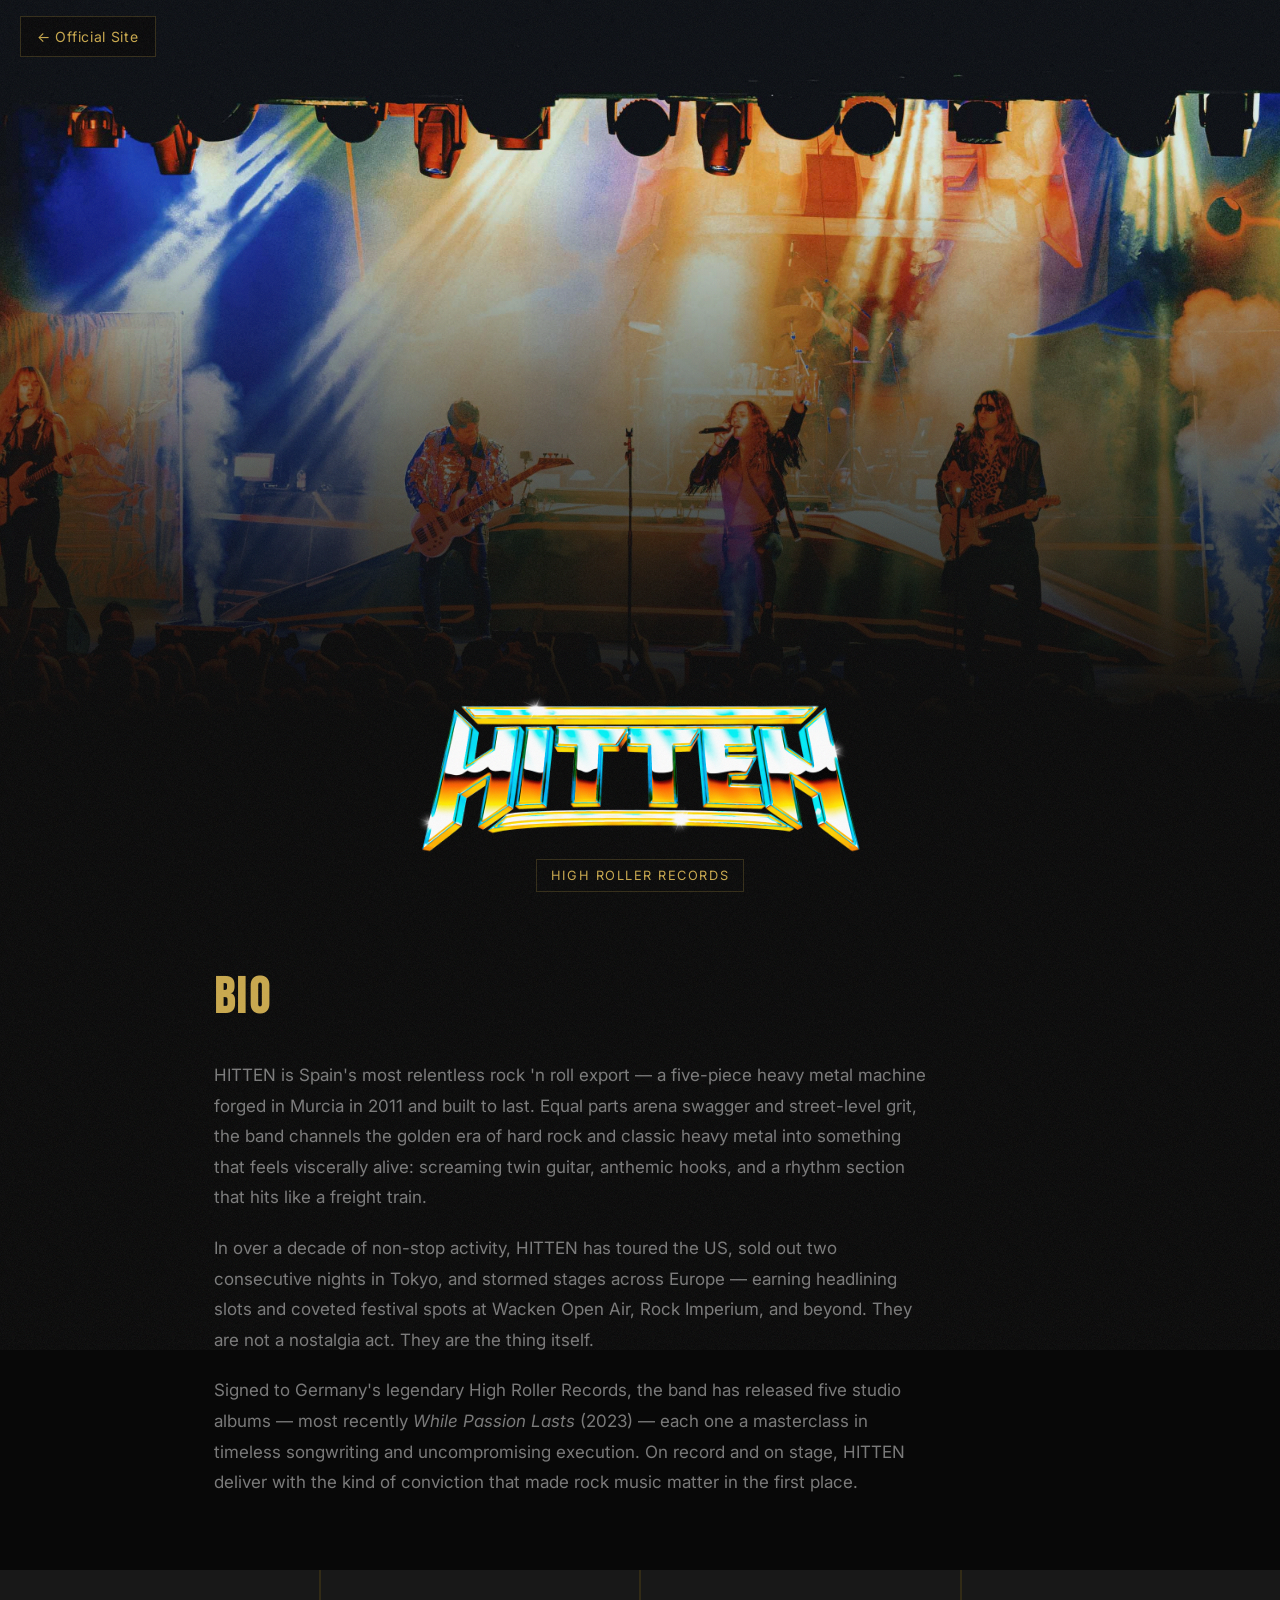
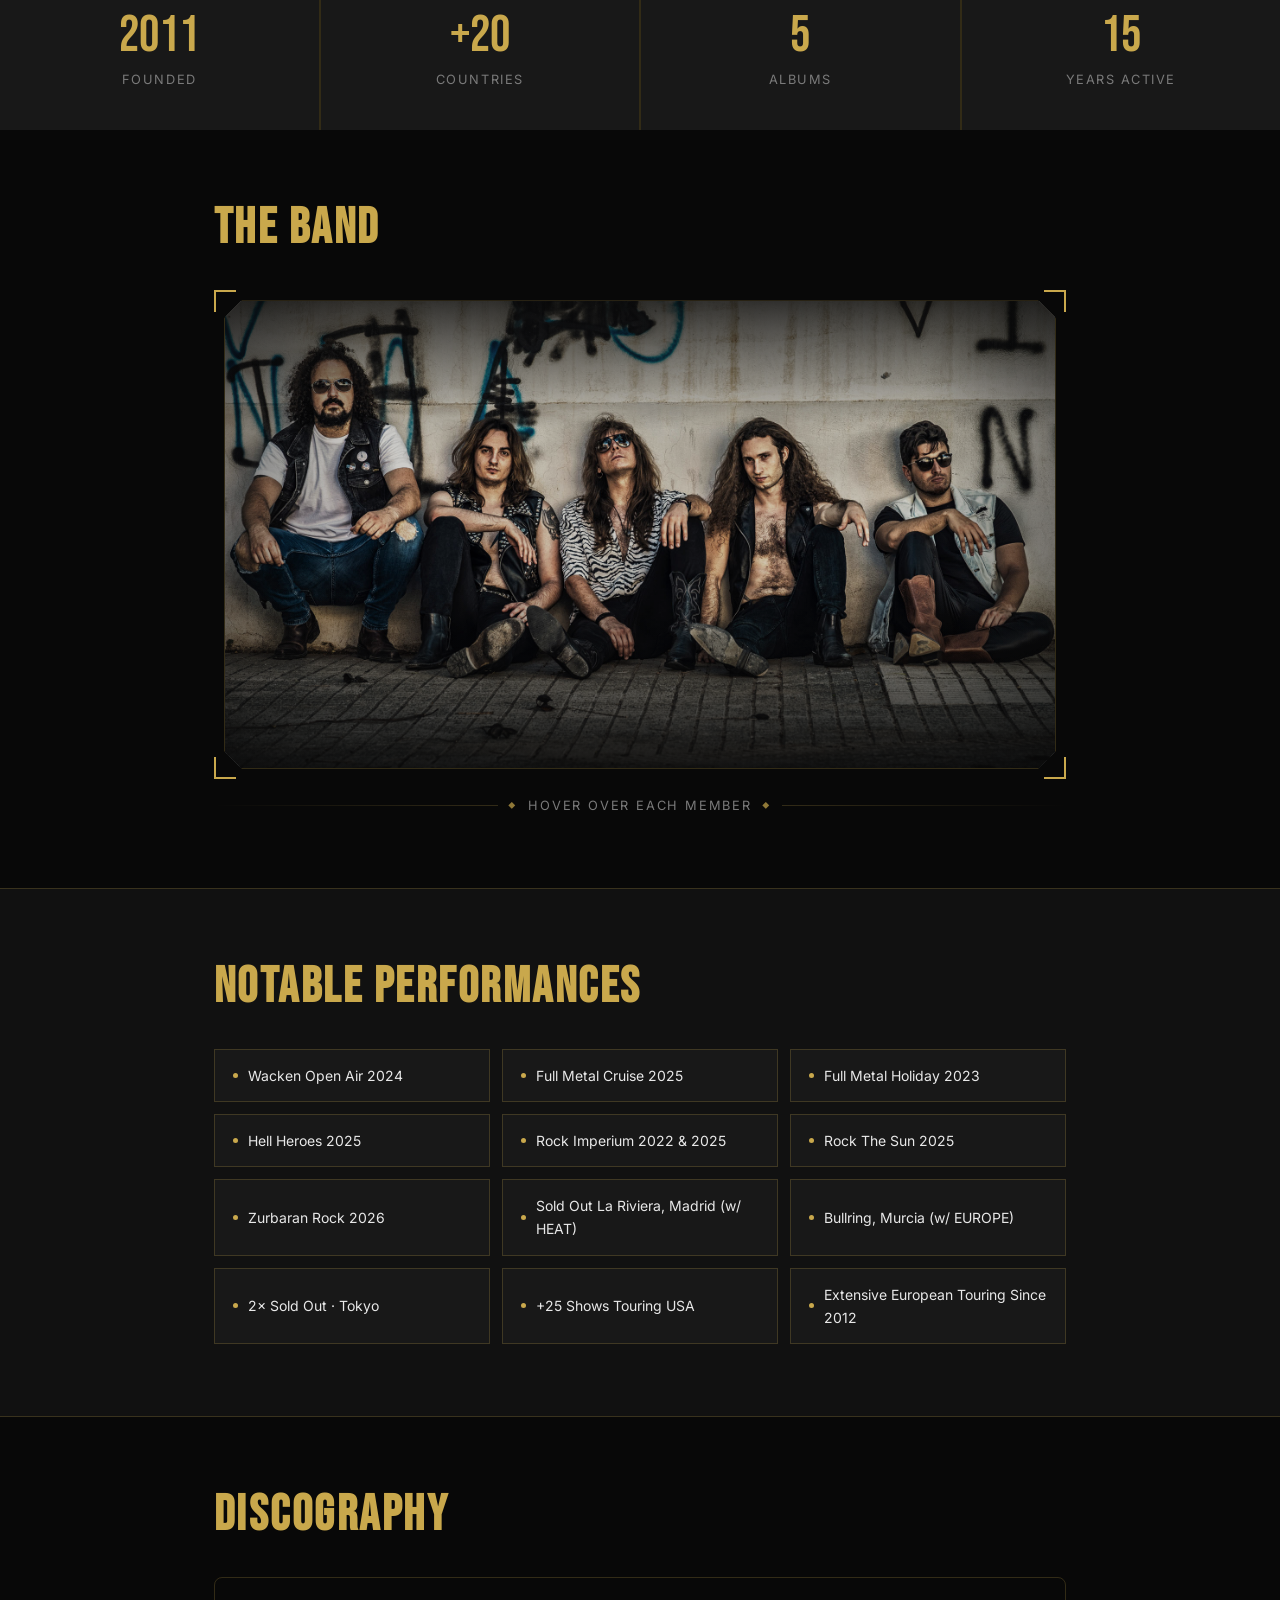
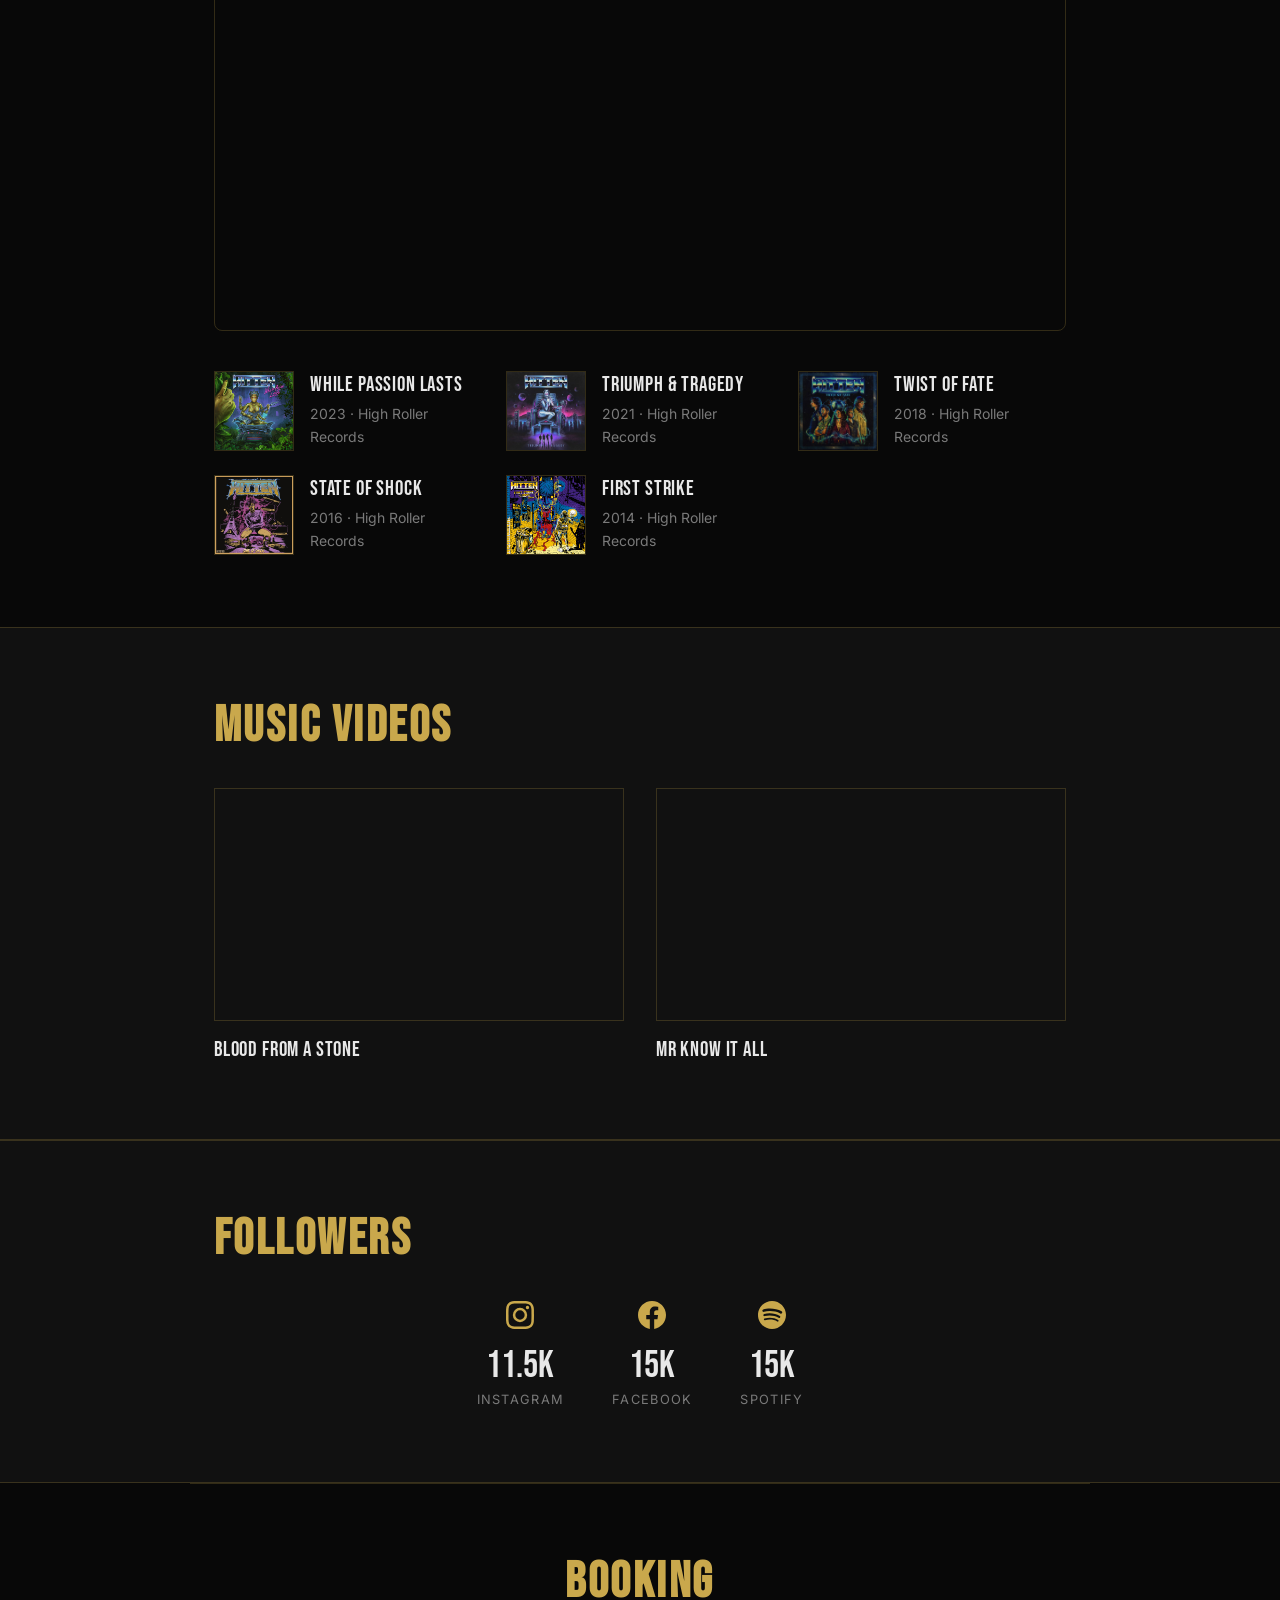
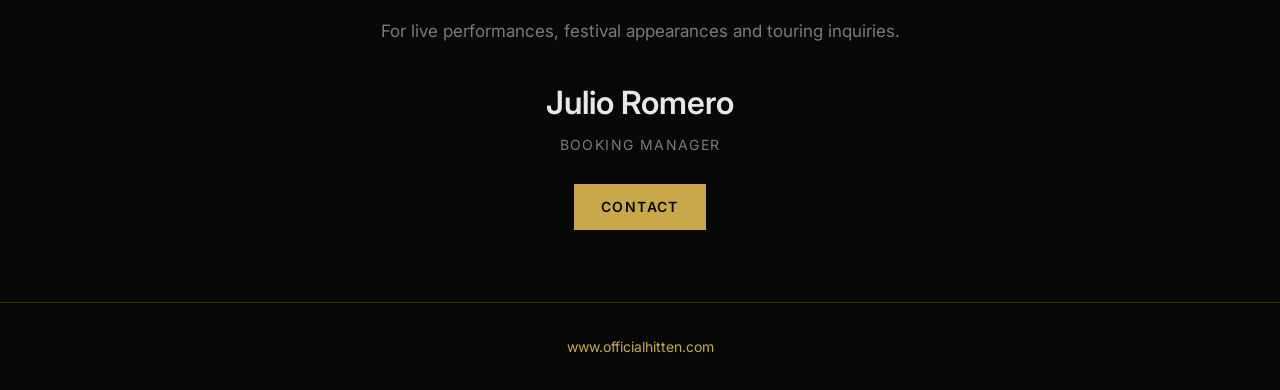
<file: epk.html>
<!DOCTYPE html>
<html lang="en">
<head>
    <meta charset="UTF-8">
    <meta name="viewport" content="width=device-width, initial-scale=1.0">
    <title>HITTEN — Electronic Press Kit</title>
    <meta name="robots" content="noindex, nofollow">
    <link rel="preconnect" href="https://fonts.googleapis.com">
    <link rel="preconnect" href="https://fonts.gstatic.com" crossorigin>
    <link href="https://fonts.googleapis.com/css2?family=Bebas+Neue&family=Inter:wght@300;400;500;600&display=swap" rel="stylesheet">
    <link rel="stylesheet" href="style.css">
    <style>

        /* ── Back link ── */
        .epk-back {
            position: fixed;
            top: 16px;
            left: 20px;
            z-index: 100;
            padding: 8px 16px;
            background: rgba(8, 8, 8, 0.85);
            border: 1px solid var(--gold-border);
            color: var(--gold);
            font-size: var(--text-sm);
            letter-spacing: 0.05em;
            transition: background 0.2s;
        }
        .epk-back:hover { background: rgba(201, 168, 76, 0.1); }

        /* ── Header ── */
        .epk-header {
            position: relative;
            height: 100vh;
            min-height: 560px;
            display: flex;
            align-items: flex-end;
            justify-content: center;
            text-align: center;
            overflow: hidden;
        }
        .epk-header-bg {
            position: absolute;
            inset: 0;
        }
        .epk-header-bg img {
            width: 100%;
            height: 100%;
            object-fit: cover;
            object-position: center top;
        }
        /* gradient: foto arriba, negro abajo donde aparece el logo */
        .epk-header-bg::after {
            content: '';
            position: absolute;
            inset: 0;
            background: linear-gradient(
                to bottom,
                transparent 20%,
                rgba(8, 8, 8, 0.6) 50%,
                #080808 80%
            );
        }
        .epk-header-content {
            position: relative;
            z-index: 1;
            padding: 0 24px 8px;
        }
        .epk-logo {
            width: min(480px, 80vw);
            margin: 0 auto 40px;
            transform: translateY(40px);
        }
        .epk-tagline {
            font-size: var(--text-sm);
            color: var(--text-muted);
            letter-spacing: 0.2em;
            text-transform: uppercase;
            margin-bottom: 16px;
        }
        .epk-label-badge {
            display: inline-block;
            padding: 5px 14px;
            border: 1px solid var(--gold-border);
            color: var(--gold);
            font-size: var(--text-xs);
            letter-spacing: 0.12em;
            text-transform: uppercase;
            transition: background 0.2s;
            cursor: pointer;
        }
        .epk-label-badge:hover { background: var(--gold-dim); }

        /* ── Section container ── */
        .epk-section {
            max-width: 900px;
            margin: 0 auto;
            padding: clamp(48px, 8vw, 72px) clamp(16px, 4vw, 24px);
        }
        .epk-section h2 {
            font-family: var(--font-display);
            font-size: var(--text-2xl);
            color: var(--gold);
            letter-spacing: 0.05em;
            margin-bottom: clamp(24px, 4vw, 36px);
        }
        .epk-dark {
            background: var(--surface);
            border-top: 1px solid var(--gold-border);
            border-bottom: 1px solid var(--gold-border);
        }

        /* ── Bio ── */
        .epk-bio-text {
            color: var(--text-muted);
            line-height: 1.8;
            max-width: 720px;
        }
        .epk-bio-text + .epk-bio-text {
            margin-top: 20px;
        }

        /* ── Stats ── */
        .epk-stats {
            display: grid;
            grid-template-columns: repeat(auto-fit, minmax(150px, 1fr));
            gap: 2px;
            background: var(--gold-border);
        }
        .epk-stat {
            background: var(--surface-2);
            padding: clamp(28px, 5vw, 40px) 24px;
            text-align: center;
        }
        .epk-stat-number {
            display: block;
            font-family: var(--font-display);
            font-size: clamp(2.5rem, 4vw, 3.5rem);
            color: var(--gold);
            line-height: 1;
        }
        .epk-stat-label {
            display: block;
            font-size: var(--text-xs);
            color: var(--text-muted);
            text-transform: uppercase;
            letter-spacing: 0.12em;
            margin-top: 8px;
        }

        /* ── Members ── */
        .epk-members-grid {
            display: grid;
            grid-template-columns: repeat(auto-fit, minmax(140px, 1fr));
            gap: 24px;
        }
        .epk-member { text-align: center; }
        .epk-member-photo {
            width: 100%;
            aspect-ratio: 1;
            background: var(--surface);
            border: 1px solid var(--gold-border);
            display: flex;
            align-items: center;
            justify-content: center;
            margin-bottom: 14px;
            overflow: hidden;
        }
        .epk-member-photo img {
            width: 100%;
            height: 100%;
            object-fit: cover;
        }
        .epk-member-photo svg {
            width: 38%;
            color: var(--gold-border);
        }
        .epk-member-name {
            font-family: var(--font-display);
            font-size: var(--text-lg);
            letter-spacing: 0.04em;
        }
        .epk-member-role {
            font-size: var(--text-xs);
            color: var(--text-muted);
            text-transform: uppercase;
            letter-spacing: 0.1em;
            margin-top: 2px;
        }

        /* ── Notable performances ── */
        .epk-performances-grid {
            display: grid;
            grid-template-columns: repeat(auto-fit, minmax(230px, 1fr));
            gap: 12px;
        }
        .epk-perf-item {
            background: var(--surface-2);
            border: 1px solid var(--gold-border);
            padding: 14px 18px;
            font-size: var(--text-sm);
            display: flex;
            align-items: center;
            gap: 10px;
        }
        .epk-perf-item::before {
            content: '';
            width: 5px;
            height: 5px;
            background: var(--gold);
            border-radius: 50%;
            flex-shrink: 0;
        }

        /* ── Discography ── */
        .epk-albums-grid {
            display: grid;
            grid-template-columns: repeat(auto-fit, minmax(220px, 1fr));
            gap: 24px;
        }
        .epk-album {
            display: flex;
            gap: 16px;
            align-items: center;
        }
        .epk-album img {
            width: 80px;
            height: 80px;
            object-fit: cover;
            flex-shrink: 0;
            border: 1px solid var(--gold-border);
            display: block;
        }
        .epk-album-name {
            font-family: var(--font-display);
            font-size: var(--text-lg);
            letter-spacing: 0.04em;
            line-height: 1.2;
        }
        .epk-album-meta {
            font-size: var(--text-sm);
            color: var(--text-muted);
            margin-top: 4px;
        }

        /* ── Social ── */
        .epk-social-inner {
            display: flex;
            flex-wrap: wrap;
            gap: clamp(24px, 5vw, 48px);
            justify-content: center;
        }
        .epk-social-item { text-align: center; }
        .epk-social-icon {
            width: 28px;
            height: 28px;
            color: var(--gold);
            margin: 0 auto 10px;
        }
        .epk-social-count {
            display: block;
            font-family: var(--font-display);
            font-size: clamp(1.8rem, 3vw, 2.5rem);
            line-height: 1;
        }
        .epk-social-name {
            display: block;
            font-size: var(--text-xs);
            color: var(--text-muted);
            text-transform: uppercase;
            letter-spacing: 0.1em;
            margin-top: 4px;
        }

        /* ── Booking ── */
        .epk-booking {
            text-align: center;
            border-top: 1px solid var(--gold-border);
        }
        .epk-booking h2 { margin-bottom: 8px; }
        .epk-booking-desc {
            color: var(--text-muted);
            margin-bottom: 32px;
        }
        .epk-booking-name {
            font-size: var(--text-xl);
            font-weight: 600;
            margin-bottom: 4px;
        }
        .epk-booking-role {
            color: var(--text-muted);
            font-size: var(--text-sm);
            text-transform: uppercase;
            letter-spacing: 0.1em;
            margin-bottom: 28px;
        }

        /* ── Scroll Reveal ── */
        .reveal-on-scroll {
            opacity: 0;
            transform: translateY(28px);
            transition: opacity 0.65s ease, transform 0.65s ease;
        }
        .reveal-on-scroll.revealed {
            opacity: 1;
            transform: translateY(0);
        }
        .reveal-d1 { transition-delay: 0.1s; }
        .reveal-d2 { transition-delay: 0.2s; }
        .reveal-d3 { transition-delay: 0.3s; }
        .reveal-d4 { transition-delay: 0.4s; }

        /* ── Album hover + overlay ── */
        .epk-album {
            transition: transform 0.2s ease;
            cursor: default;
        }
        .epk-album:hover { transform: translateX(6px); }
        .epk-album-name { transition: color 0.2s; }
        .epk-album:hover .epk-album-name { color: var(--gold); }

        .epk-album-cover-wrap {
            position: relative;
            flex-shrink: 0;
            width: 80px;
            height: 80px;
        }
        .epk-album-cover-wrap img {
            width: 100%;
            height: 100%;
            object-fit: cover;
            display: block;
        }
        .epk-album-overlay {
            position: absolute;
            inset: 0;
            background: rgba(8, 8, 8, 0.88);
            display: flex;
            flex-direction: column;
            align-items: center;
            justify-content: center;
            gap: 5px;
            opacity: 0;
            transition: opacity 0.22s ease;
            text-decoration: none;
        }
        .epk-album:hover .epk-album-overlay { opacity: 1; }
        .epk-album-overlay svg {
            width: 20px;
            height: 20px;
            color: var(--gold);
        }
        .epk-album-overlay span {
            font-size: 9px;
            color: var(--gold);
            letter-spacing: 0.08em;
            text-transform: uppercase;
            text-align: center;
            line-height: 1.3;
        }

        /* ── Videos ── */
        .epk-videos-grid {
            display: grid;
            grid-template-columns: repeat(auto-fit, minmax(280px, 1fr));
            gap: 32px;
        }
        .epk-video-wrap {
            position: relative;
            padding-bottom: 56.25%;
            height: 0;
            overflow: hidden;
            border: 1px solid var(--gold-border);
        }
        .epk-video-wrap iframe {
            position: absolute;
            top: 0; left: 0;
            width: 100%; height: 100%;
            border: 0;
        }
        .epk-video-title {
            font-family: var(--font-display);
            font-size: var(--text-lg);
            letter-spacing: 0.04em;
            margin-top: 12px;
        }

        /* ── Performance hover ── */
        .epk-perf-item {
            transition: background 0.2s, border-color 0.2s;
        }
        .epk-perf-item:hover {
            background: rgba(201, 168, 76, 0.06);
            border-color: var(--gold);
        }

        /* ── Spotify embed ── */
        .epk-spotify-wrap {
            border-radius: 8px;
            overflow: hidden;
            margin-bottom: 40px;
            border: 1px solid var(--gold-border);
        }
        .epk-spotify-wrap iframe { display: block; }

        /* ── Footer ── */
        .epk-footer {
            text-align: center;
            padding: 32px 24px;
            border-top: 1px solid var(--gold-border);
            color: var(--text-muted);
            font-size: var(--text-sm);
        }
        .epk-footer a { color: var(--gold); }

        /* ── Sticky nav ── */
        .epk-nav {
            position: fixed;
            top: 0;
            left: 0;
            right: 0;
            z-index: 90;
            display: flex;
            justify-content: center;
            background: rgba(8, 8, 8, 0.92);
            backdrop-filter: blur(12px);
            -webkit-backdrop-filter: blur(12px);
            border-bottom: 1px solid var(--gold-border);
            overflow-x: auto;
            scrollbar-width: none;
            transform: translateY(-100%);
            transition: transform 0.3s ease;
        }
        .epk-nav::-webkit-scrollbar { display: none; }
        .epk-nav.epk-nav--visible { transform: translateY(0); }

        .epk-nav-link {
            padding: 13px 20px;
            font-size: 0.62rem;
            letter-spacing: 0.18em;
            text-transform: uppercase;
            color: var(--text-muted);
            white-space: nowrap;
            border-bottom: 2px solid transparent;
            transition: color 0.2s, border-color 0.2s;
        }
        .epk-nav-link:hover { color: var(--text); }
        .epk-nav-link.epk-nav--active {
            color: var(--gold);
            border-bottom-color: var(--gold);
        }

        /* ── Mobile: top button ── */
        .epk-top-btn {
            display: none;
        }

        /* ── Interactive Band Photo ── */
        @keyframes band-glow-pulse {
            0%, 100% {
                border-color: rgba(201, 168, 76, 0.5);
                box-shadow: inset 0 0 50px 10px rgba(201, 168, 76, 0.08);
            }
            50% {
                border-color: rgba(201, 168, 76, 1);
                box-shadow: inset 0 0 100px 30px rgba(201, 168, 76, 0.26);
            }
        }

        /* geometric frame + corner brackets */
        .band-frame {
            position: relative;
            padding: 10px;
        }
        .band-corner {
            position: absolute;
            width: 22px;
            height: 22px;
            z-index: 5;
        }
        .band-corner--tl { top: 0;  left: 0;  border-top:    2px solid var(--gold); border-left:  2px solid var(--gold); }
        .band-corner--tr { top: 0;  right: 0; border-top:    2px solid var(--gold); border-right: 2px solid var(--gold); }
        .band-corner--bl { bottom: 0; left: 0;  border-bottom: 2px solid var(--gold); border-left:  2px solid var(--gold); }
        .band-corner--br { bottom: 0; right: 0; border-bottom: 2px solid var(--gold); border-right: 2px solid var(--gold); }

        .epk-band-photo-wrap {
            position: relative;
            overflow: hidden;
            border: 1px solid var(--gold-border);
            user-select: none;
            -webkit-user-select: none;
            /* chamfered corners — angular metal aesthetic */
            clip-path: polygon(
                18px 0, calc(100% - 18px) 0,
                100% 18px, 100% calc(100% - 18px),
                calc(100% - 18px) 100%, 18px 100%,
                0 calc(100% - 18px), 0 18px
            );
        }
        .epk-band-photo-wrap > img {
            width: 100%;
            display: block;
            pointer-events: none;
            filter: contrast(1.08) brightness(0.82) saturate(0.82);
        }
        /* cinematic gradient: fades to page bg top+bottom, vignette on sides */
        .epk-band-photo-wrap::before {
            content: '';
            position: absolute;
            inset: 0;
            z-index: 1;
            pointer-events: none;
            background:
                linear-gradient(to bottom,
                    rgba(8,8,8,0.78) 0%,
                    transparent 28%,
                    transparent 60%,
                    rgba(8,8,8,0.92) 100%
                ),
                linear-gradient(to right,
                    rgba(8,8,8,0.38) 0%,
                    transparent 16%,
                    transparent 84%,
                    rgba(8,8,8,0.38) 100%
                );
        }
        .band-zone {
            position: absolute;
            top: 0;
            bottom: 0;
            background: transparent;
            border: none;
            padding: 0;
            cursor: pointer;
            z-index: 2;
            -webkit-tap-highlight-color: transparent;
        }
        /* blue-black dim overlay per zone */
        .band-zone::before {
            content: '';
            position: absolute;
            inset: 0;
            background: rgba(5, 10, 30, 0.85);
            opacity: 0;
            transition: opacity 0.45s ease;
        }
        .band-zone--dim::before { opacity: 1; }
        /* pulsing gold border — active zone */
        .band-zone::after {
            content: '';
            position: absolute;
            inset: 0;
            border: 2.5px solid rgba(201, 168, 76, 0.9);
            opacity: 0;
            transition: opacity 0.3s ease;
        }
        .band-zone--active::after {
            opacity: 1;
            animation: band-glow-pulse 2.2s ease-in-out infinite;
        }

        /* info card */
        .band-info-card {
            position: absolute;
            bottom: 0;
            left: 0;
            right: 0;
            padding: 80px 20px 26px;
            background: linear-gradient(to top, rgba(8,8,8,0.98) 0%, rgba(8,8,8,0.65) 45%, transparent 100%);
            text-align: center;
            opacity: 0;
            transform: translateY(24px) scale(0.97);
            filter: blur(14px);
            transition: opacity 0.5s ease, transform 0.5s ease, filter 0.5s ease;
            z-index: 3;
            pointer-events: none;
        }
        .band-info-card.band-card--visible {
            opacity: 1;
            transform: translateY(0) scale(1);
            filter: blur(0px);
        }

        .band-info-name {
            display: block;
            font-family: var(--font-display);
            font-size: clamp(1.5rem, 5vw, 3.2rem);
            letter-spacing: 0.08em;
            color: #fff;
            line-height: 1;
            text-shadow: 0 0 40px rgba(255,255,255,0.35), 0 2px 8px rgba(0,0,0,1);
        }
        /* gold separator line that slides open */
        .band-info-sep {
            display: block;
            height: 2px;
            background: linear-gradient(to right, transparent, var(--gold), transparent);
            width: 0;
            margin: 12px auto;
            transition: width 0.55s ease 0.15s;
        }
        .band-card--visible .band-info-sep { width: 80px; }

        .band-info-role {
            display: block;
            font-size: 0.7rem;
            color: var(--gold);
            text-transform: uppercase;
            letter-spacing: 0em;
            transition: letter-spacing 0.65s ease 0.2s;
        }
        .band-card--visible .band-info-role { letter-spacing: 0.38em; }

        /* geometric divider below photo */
        .band-photo-hint {
            display: flex;
            align-items: center;
            gap: 10px;
            margin-top: 16px;
            font-size: var(--text-xs);
            color: var(--text-muted);
            text-transform: uppercase;
            letter-spacing: 0.14em;
        }
        .band-photo-hint::before,
        .band-photo-hint::after {
            content: '';
            flex: 1;
            height: 1px;
            background: linear-gradient(to right, transparent, var(--gold-border));
        }
        .band-photo-hint::after {
            background: linear-gradient(to left, transparent, var(--gold-border));
        }
        .band-hint-gem {
            color: var(--gold);
            font-size: 0.45rem;
            line-height: 1;
            opacity: 0.7;
        }
        .band-hint-mobile { display: none; }
        @media (hover: none) {
            .band-hint-desktop { display: none; }
            .band-hint-mobile  { display: inline; }
        }

        /* ── Mobile responsive ── */
        @media (max-width: 767px) {
            /* Adaptar el header a la proporción exacta de press.jpg (1080×1350 = 4:5)
               así object-fit: cover no tiene nada que recortar */
            .epk-header {
                height: auto;
                min-height: unset;
                aspect-ratio: 1080 / 1350;
            }
            .epk-logo {
                transform: none;
                margin-bottom: 16px;
            }
            .epk-header-content {
                padding: 0 24px 32px;
            }
            .epk-nav { display: none; }
            .epk-top-btn {
                display: flex;
                align-items: center;
                justify-content: center;
                position: fixed;
                bottom: 24px;
                right: 20px;
                z-index: 90;
                width: 44px;
                height: 44px;
                background: rgba(8, 8, 8, 0.9);
                border: 1px solid var(--gold-border);
                color: var(--gold);
                font-size: 1.1rem;
                opacity: 0;
                pointer-events: none;
                transition: opacity 0.3s ease;
            }
            .epk-top-btn.epk-nav--visible {
                opacity: 1;
                pointer-events: auto;
            }
        }

    </style>
</head>
<body>

    <a href="index.html" class="epk-back">← Official Site</a>

    <!-- ═══ HEADER ═══ -->
    <header class="epk-header">
        <div class="epk-header-bg">
            <picture>
                <source media="(max-width: 899px)" srcset="assets/press.jpg">
                <img src="assets/IMG_0885.jpg" alt="HITTEN band photo">
            </picture>
        </div>
        <div class="epk-header-content">
            <img src="assets/logoweb.png" alt="HITTEN" class="epk-logo">
            <a href="https://www.hrrecords.de/HITTEN_1" target="_blank" rel="noopener" class="epk-label-badge">High Roller Records</a>
        </div>
    </header>

    <!-- ═══ STICKY NAV ═══ -->
    <nav class="epk-nav" id="epk-nav" aria-label="EPK sections">
        <a href="#epk-bio" class="epk-nav-link">Bio</a>
        <a href="#epk-band" class="epk-nav-link">The Band</a>
        <a href="#epk-live" class="epk-nav-link">Live</a>
        <a href="#epk-discography" class="epk-nav-link">Discography</a>
        <a href="#epk-videos" class="epk-nav-link">Videos</a>
        <a href="#epk-social" class="epk-nav-link">Social</a>
        <a href="#epk-booking" class="epk-nav-link">Booking</a>
    </nav>
    <a href="#" class="epk-top-btn" id="epk-top-btn" aria-label="Back to top">↑</a>

    <!-- ═══ BIO ═══ -->
    <div class="epk-section reveal-on-scroll" id="epk-bio">
        <h2>Bio</h2>
        <p class="epk-bio-text">
            HITTEN is Spain's most relentless rock 'n roll export — a five-piece heavy metal machine forged in Murcia in 2011 and built to last. Equal parts arena swagger and street-level grit, the band channels the golden era of hard rock and classic heavy metal into something that feels viscerally alive: screaming twin guitar, anthemic hooks, and a rhythm section that hits like a freight train.
        </p>
        <p class="epk-bio-text">
            In over a decade of non-stop activity, HITTEN has toured the US, sold out two consecutive nights in Tokyo, and stormed stages across Europe — earning headlining slots and coveted festival spots at Wacken Open Air, Rock Imperium, and beyond. They are not a nostalgia act. They are the thing itself.
        </p>
        <p class="epk-bio-text">
            Signed to Germany's legendary High Roller Records, the band has released five studio albums — most recently <em>While Passion Lasts</em> (2023) — each one a masterclass in timeless songwriting and uncompromising execution. On record and on stage, HITTEN deliver with the kind of conviction that made rock music matter in the first place.
        </p>
    </div>

    <!-- ═══ STATS ═══ -->
    <div class="epk-stats">
        <div class="epk-stat">
            <span class="epk-stat-number" data-count="2011">2011</span>
            <span class="epk-stat-label">Founded</span>
        </div>
        <div class="epk-stat">
            <span class="epk-stat-number" data-count="20" data-prefix="+">+20</span>
            <span class="epk-stat-label">Countries</span>
        </div>
        <div class="epk-stat">
            <span class="epk-stat-number" data-count="5">5</span>
            <span class="epk-stat-label">Albums</span>
        </div>
        <div class="epk-stat">
            <span class="epk-stat-number" data-count="15">15</span>
            <span class="epk-stat-label">Years Active</span>
        </div>
    </div>

    <!-- ═══ THE BAND ═══ -->
    <div class="epk-section" id="epk-band">
        <h2 class="reveal-on-scroll">The Band</h2>
        <div class="band-frame reveal-on-scroll">
            <span class="band-corner band-corner--tl" aria-hidden="true"></span>
            <span class="band-corner band-corner--tr" aria-hidden="true"></span>
            <span class="band-corner band-corner--bl" aria-hidden="true"></span>
            <span class="band-corner band-corner--br" aria-hidden="true"></span>
            <div class="epk-band-photo-wrap" id="epk-band-wrap">
                <img src="assets/hitten3reduced.jpg" alt="HITTEN — The Band" draggable="false">
                <button class="band-zone" style="left:0%;width:20%"  aria-label="Willy Medina — Drums"></button>
                <button class="band-zone" style="left:20%;width:20%" aria-label="Dani Meseguer — Guitar"></button>
                <button class="band-zone" style="left:40%;width:20%" aria-label="Johnny Lorca — Guitar"></button>
                <button class="band-zone" style="left:60%;width:20%" aria-label="Alexx Panza — Singer"></button>
                <button class="band-zone" style="left:80%;width:20%" aria-label="Satan — Bass"></button>
                <div class="band-info-card" id="band-info-card" aria-live="polite">
                    <span class="band-info-name"></span>
                    <span class="band-info-sep" aria-hidden="true"></span>
                    <span class="band-info-role"></span>
                </div>
            </div>
        </div>
        <p class="band-photo-hint">
            <span aria-hidden="true" class="band-hint-gem">◆</span>
            <span class="band-hint-desktop">Hover over each member</span>
            <span class="band-hint-mobile">Tap on each member</span>
            <span aria-hidden="true" class="band-hint-gem">◆</span>
        </p>
    </div>

    <!-- ═══ NOTABLE PERFORMANCES ═══ -->
    <div class="epk-dark" id="epk-live">
        <div class="epk-section">
            <h2 class="reveal-on-scroll">Notable Performances</h2>
            <div class="epk-performances-grid">
                <div class="epk-perf-item reveal-on-scroll">Wacken Open Air 2024</div>
                <div class="epk-perf-item reveal-on-scroll reveal-d1">Full Metal Cruise 2025</div>
                <div class="epk-perf-item reveal-on-scroll reveal-d2">Full Metal Holiday 2023</div>
                <div class="epk-perf-item reveal-on-scroll reveal-d1">Hell Heroes 2025</div>
                <div class="epk-perf-item reveal-on-scroll reveal-d2">Rock Imperium 2022 &amp; 2025</div>
                <div class="epk-perf-item reveal-on-scroll reveal-d3">Rock The Sun 2025</div>
                <div class="epk-perf-item reveal-on-scroll reveal-d1">Zurbaran Rock 2026</div>
                <div class="epk-perf-item reveal-on-scroll reveal-d2">Sold Out La Riviera, Madrid (w/ HEAT)</div>
                <div class="epk-perf-item reveal-on-scroll reveal-d3">Bullring, Murcia (w/ EUROPE)</div>
                <div class="epk-perf-item reveal-on-scroll reveal-d1">2× Sold Out · Tokyo</div>
                <div class="epk-perf-item reveal-on-scroll reveal-d2">+25 Shows Touring USA</div>
                <div class="epk-perf-item reveal-on-scroll reveal-d3">Extensive European Touring Since 2012</div>
            </div>
        </div>
    </div>

    <!-- ═══ DISCOGRAPHY ═══ -->
    <div class="epk-section" id="epk-discography">
        <h2 class="reveal-on-scroll">Discography</h2>

        <div class="epk-spotify-wrap reveal-on-scroll">
            <iframe
                src="https://open.spotify.com/embed/artist/78LVpk0xhPtf6ptfZjaw5h?utm_source=generator&theme=0"
                width="100%"
                height="352"
                frameBorder="0"
                allowfullscreen=""
                allow="autoplay; clipboard-write; encrypted-media; fullscreen; picture-in-picture"
                loading="lazy">
            </iframe>
        </div>

        <div class="epk-albums-grid">
            <div class="epk-album reveal-on-scroll">
                <div class="epk-album-cover-wrap">
                    <img src="assets/albums/a3026073708_10.jpg" alt="While Passion Lasts">
                    <a href="https://open.spotify.com/artist/78LVpk0xhPtf6ptfZjaw5h" target="_blank" rel="noopener" class="epk-album-overlay" aria-label="Listen on Spotify">
                        <svg viewBox="0 0 24 24" fill="currentColor"><path d="M12 0C5.4 0 0 5.4 0 12s5.4 12 12 12 12-5.4 12-12S18.66 0 12 0zm5.521 17.34c-.24.359-.66.48-1.021.24-2.82-1.74-6.36-2.101-10.561-1.141-.418.122-.779-.179-.899-.539-.12-.421.18-.78.54-.9 4.56-1.021 8.52-.6 11.64 1.32.42.18.479.659.301 1.02zm1.44-3.3c-.301.42-.841.6-1.262.3-3.239-1.98-8.159-2.58-11.939-1.38-.479.12-1.02-.12-1.14-.6-.12-.48.12-1.021.6-1.141C9.6 9.9 15 10.561 18.72 12.84c.361.181.54.78.241 1.2zm.12-3.36C15.24 8.4 8.82 8.16 5.16 9.301c-.6.179-1.2-.181-1.38-.721-.18-.601.18-1.2.72-1.381 4.26-1.26 11.28-1.02 15.721 1.621.539.3.719 1.02.419 1.56-.299.421-1.02.599-1.559.3z"/></svg>
                        <span>Listen on<br>Spotify</span>
                    </a>
                </div>
                <div>
                    <p class="epk-album-name">While Passion Lasts</p>
                    <p class="epk-album-meta">2023 · High Roller Records</p>
                </div>
            </div>
            <div class="epk-album reveal-on-scroll reveal-d1">
                <div class="epk-album-cover-wrap">
                    <img src="assets/albums/triumph.jpg" alt="Triumph & Tragedy">
                    <a href="https://open.spotify.com/artist/78LVpk0xhPtf6ptfZjaw5h" target="_blank" rel="noopener" class="epk-album-overlay" aria-label="Listen on Spotify">
                        <svg viewBox="0 0 24 24" fill="currentColor"><path d="M12 0C5.4 0 0 5.4 0 12s5.4 12 12 12 12-5.4 12-12S18.66 0 12 0zm5.521 17.34c-.24.359-.66.48-1.021.24-2.82-1.74-6.36-2.101-10.561-1.141-.418.122-.779-.179-.899-.539-.12-.421.18-.78.54-.9 4.56-1.021 8.52-.6 11.64 1.32.42.18.479.659.301 1.02zm1.44-3.3c-.301.42-.841.6-1.262.3-3.239-1.98-8.159-2.58-11.939-1.38-.479.12-1.02-.12-1.14-.6-.12-.48.12-1.021.6-1.141C9.6 9.9 15 10.561 18.72 12.84c.361.181.54.78.241 1.2zm.12-3.36C15.24 8.4 8.82 8.16 5.16 9.301c-.6.179-1.2-.181-1.38-.721-.18-.601.18-1.2.72-1.381 4.26-1.26 11.28-1.02 15.721 1.621.539.3.719 1.02.419 1.56-.299.421-1.02.599-1.559.3z"/></svg>
                        <span>Listen on<br>Spotify</span>
                    </a>
                </div>
                <div>
                    <p class="epk-album-name">Triumph &amp; Tragedy</p>
                    <p class="epk-album-meta">2021 · High Roller Records</p>
                </div>
            </div>
            <div class="epk-album reveal-on-scroll reveal-d2">
                <div class="epk-album-cover-wrap">
                    <img src="assets/albums/twist.jpg" alt="Twist of Fate">
                    <a href="https://open.spotify.com/artist/78LVpk0xhPtf6ptfZjaw5h" target="_blank" rel="noopener" class="epk-album-overlay" aria-label="Listen on Spotify">
                        <svg viewBox="0 0 24 24" fill="currentColor"><path d="M12 0C5.4 0 0 5.4 0 12s5.4 12 12 12 12-5.4 12-12S18.66 0 12 0zm5.521 17.34c-.24.359-.66.48-1.021.24-2.82-1.74-6.36-2.101-10.561-1.141-.418.122-.779-.179-.899-.539-.12-.421.18-.78.54-.9 4.56-1.021 8.52-.6 11.64 1.32.42.18.479.659.301 1.02zm1.44-3.3c-.301.42-.841.6-1.262.3-3.239-1.98-8.159-2.58-11.939-1.38-.479.12-1.02-.12-1.14-.6-.12-.48.12-1.021.6-1.141C9.6 9.9 15 10.561 18.72 12.84c.361.181.54.78.241 1.2zm.12-3.36C15.24 8.4 8.82 8.16 5.16 9.301c-.6.179-1.2-.181-1.38-.721-.18-.601.18-1.2.72-1.381 4.26-1.26 11.28-1.02 15.721 1.621.539.3.719 1.02.419 1.56-.299.421-1.02.599-1.559.3z"/></svg>
                        <span>Listen on<br>Spotify</span>
                    </a>
                </div>
                <div>
                    <p class="epk-album-name">Twist of Fate</p>
                    <p class="epk-album-meta">2018 · High Roller Records</p>
                </div>
            </div>
            <div class="epk-album reveal-on-scroll reveal-d1">
                <div class="epk-album-cover-wrap">
                    <img src="assets/state%20revisited.jpg" alt="State of Shock">
                    <a href="https://open.spotify.com/artist/78LVpk0xhPtf6ptfZjaw5h" target="_blank" rel="noopener" class="epk-album-overlay" aria-label="Listen on Spotify">
                        <svg viewBox="0 0 24 24" fill="currentColor"><path d="M12 0C5.4 0 0 5.4 0 12s5.4 12 12 12 12-5.4 12-12S18.66 0 12 0zm5.521 17.34c-.24.359-.66.48-1.021.24-2.82-1.74-6.36-2.101-10.561-1.141-.418.122-.779-.179-.899-.539-.12-.421.18-.78.54-.9 4.56-1.021 8.52-.6 11.64 1.32.42.18.479.659.301 1.02zm1.44-3.3c-.301.42-.841.6-1.262.3-3.239-1.98-8.159-2.58-11.939-1.38-.479.12-1.02-.12-1.14-.6-.12-.48.12-1.021.6-1.141C9.6 9.9 15 10.561 18.72 12.84c.361.181.54.78.241 1.2zm.12-3.36C15.24 8.4 8.82 8.16 5.16 9.301c-.6.179-1.2-.181-1.38-.721-.18-.601.18-1.2.72-1.381 4.26-1.26 11.28-1.02 15.721 1.621.539.3.719 1.02.419 1.56-.299.421-1.02.599-1.559.3z"/></svg>
                        <span>Listen on<br>Spotify</span>
                    </a>
                </div>
                <div>
                    <p class="epk-album-name">State of Shock</p>
                    <p class="epk-album-meta">2016 · High Roller Records</p>
                </div>
            </div>
            <div class="epk-album reveal-on-scroll reveal-d2">
                <div class="epk-album-cover-wrap">
                    <img src="assets/first%20strike%20.jpg" alt="First Strike">
                    <a href="https://open.spotify.com/artist/78LVpk0xhPtf6ptfZjaw5h" target="_blank" rel="noopener" class="epk-album-overlay" aria-label="Listen on Spotify">
                        <svg viewBox="0 0 24 24" fill="currentColor"><path d="M12 0C5.4 0 0 5.4 0 12s5.4 12 12 12 12-5.4 12-12S18.66 0 12 0zm5.521 17.34c-.24.359-.66.48-1.021.24-2.82-1.74-6.36-2.101-10.561-1.141-.418.122-.779-.179-.899-.539-.12-.421.18-.78.54-.9 4.56-1.021 8.52-.6 11.64 1.32.42.18.479.659.301 1.02zm1.44-3.3c-.301.42-.841.6-1.262.3-3.239-1.98-8.159-2.58-11.939-1.38-.479.12-1.02-.12-1.14-.6-.12-.48.12-1.021.6-1.141C9.6 9.9 15 10.561 18.72 12.84c.361.181.54.78.241 1.2zm.12-3.36C15.24 8.4 8.82 8.16 5.16 9.301c-.6.179-1.2-.181-1.38-.721-.18-.601.18-1.2.72-1.381 4.26-1.26 11.28-1.02 15.721 1.621.539.3.719 1.02.419 1.56-.299.421-1.02.599-1.559.3z"/></svg>
                        <span>Listen on<br>Spotify</span>
                    </a>
                </div>
                <div>
                    <p class="epk-album-name">First Strike</p>
                    <p class="epk-album-meta">2014 · High Roller Records</p>
                </div>
            </div>
        </div>
    </div>

    <!-- ═══ MUSIC VIDEOS ═══ -->
    <div class="epk-dark" id="epk-videos">
        <div class="epk-section">
            <h2 class="reveal-on-scroll">Music Videos</h2>
            <div class="epk-videos-grid">
                <div class="reveal-on-scroll">
                    <div class="epk-video-wrap">
                        <iframe
                            src="https://www.youtube.com/embed/QdadtnK2VJY"
                            title="HITTEN — Blood from a Stone"
                            allow="accelerometer; autoplay; clipboard-write; encrypted-media; gyroscope; picture-in-picture"
                            allowfullscreen
                            loading="lazy">
                        </iframe>
                    </div>
                    <p class="epk-video-title">Blood from a Stone</p>
                </div>
                <div class="reveal-on-scroll reveal-d1">
                    <div class="epk-video-wrap">
                        <iframe
                            src="https://www.youtube.com/embed/LeOdlYlMnc0"
                            title="HITTEN — Mr Know It All"
                            allow="accelerometer; autoplay; clipboard-write; encrypted-media; gyroscope; picture-in-picture"
                            allowfullscreen
                            loading="lazy">
                        </iframe>
                    </div>
                    <p class="epk-video-title">Mr Know It All</p>
                </div>
            </div>
        </div>
    </div>

    <!-- ═══ SOCIAL ═══ -->
    <div class="epk-dark" id="epk-social">
        <div class="epk-section reveal-on-scroll">
            <h2>Followers</h2>
            <div class="epk-social-inner">

                <div class="epk-social-item">
                    <svg class="epk-social-icon" viewBox="0 0 24 24" fill="currentColor" aria-label="Instagram">
                        <path d="M12 2.163c3.204 0 3.584.012 4.85.07 3.252.148 4.771 1.691 4.919 4.919.058 1.265.069 1.645.069 4.849 0 3.205-.012 3.584-.069 4.849-.149 3.225-1.664 4.771-4.919 4.919-1.266.058-1.644.07-4.85.07-3.204 0-3.584-.012-4.849-.07-3.26-.149-4.771-1.699-4.919-4.92-.058-1.265-.07-1.644-.07-4.849 0-3.204.013-3.583.07-4.849.149-3.227 1.664-4.771 4.919-4.919 1.266-.057 1.645-.069 4.849-.069zM12 0C8.741 0 8.333.014 7.053.072 2.695.272.273 2.69.073 7.052.014 8.333 0 8.741 0 12c0 3.259.014 3.668.072 4.948.2 4.358 2.618 6.78 6.98 6.98C8.333 23.986 8.741 24 12 24c3.259 0 3.668-.014 4.948-.072 4.354-.2 6.782-2.618 6.979-6.98.059-1.28.073-1.689.073-4.948 0-3.259-.014-3.667-.072-4.947-.196-4.354-2.617-6.78-6.979-6.98C15.668.014 15.259 0 12 0zm0 5.838a6.162 6.162 0 1 0 0 12.324 6.162 6.162 0 0 0 0-12.324zM12 16a4 4 0 1 1 0-8 4 4 0 0 1 0 8zm6.406-11.845a1.44 1.44 0 1 0 0 2.881 1.44 1.44 0 0 0 0-2.881z"/>
                    </svg>
                    <span class="epk-social-count">11.5k</span>
                    <span class="epk-social-name">Instagram</span>
                </div>

                <div class="epk-social-item">
                    <svg class="epk-social-icon" viewBox="0 0 24 24" fill="currentColor" aria-label="Facebook">
                        <path d="M24 12.073c0-6.627-5.373-12-12-12s-12 5.373-12 12c0 5.99 4.388 10.954 10.125 11.854v-8.385H7.078v-3.47h3.047V9.43c0-3.007 1.792-4.669 4.533-4.669 1.312 0 2.686.235 2.686.235v2.953H15.83c-1.491 0-1.956.925-1.956 1.874v2.25h3.328l-.532 3.47h-2.796v8.385C19.612 23.027 24 18.062 24 12.073z"/>
                    </svg>
                    <span class="epk-social-count">15k</span>
                    <span class="epk-social-name">Facebook</span>
                </div>

                <div class="epk-social-item">
                    <svg class="epk-social-icon" viewBox="0 0 24 24" fill="currentColor" aria-label="Spotify">
                        <path d="M12 0C5.4 0 0 5.4 0 12s5.4 12 12 12 12-5.4 12-12S18.66 0 12 0zm5.521 17.34c-.24.359-.66.48-1.021.24-2.82-1.74-6.36-2.101-10.561-1.141-.418.122-.779-.179-.899-.539-.12-.421.18-.78.54-.9 4.56-1.021 8.52-.6 11.64 1.32.42.18.479.659.301 1.02zm1.44-3.3c-.301.42-.841.6-1.262.3-3.239-1.98-8.159-2.58-11.939-1.38-.479.12-1.02-.12-1.14-.6-.12-.48.12-1.021.6-1.141C9.6 9.9 15 10.561 18.72 12.84c.361.181.54.78.241 1.2zm.12-3.36C15.24 8.4 8.82 8.16 5.16 9.301c-.6.179-1.2-.181-1.38-.721-.18-.601.18-1.2.72-1.381 4.26-1.26 11.28-1.02 15.721 1.621.539.3.719 1.02.419 1.56-.299.421-1.02.599-1.559.3z"/>
                    </svg>
                    <span class="epk-social-count">15k</span>
                    <span class="epk-social-name">Spotify</span>
                </div>

            </div>
        </div>
    </div>

    <!-- ═══ BOOKING ═══ -->
    <div class="epk-section epk-booking reveal-on-scroll" id="epk-booking">
        <h2>Booking</h2>
        <p class="epk-booking-desc">For live performances, festival appearances and touring inquiries.</p>
        <p class="epk-booking-name">Julio Romero</p>
        <p class="epk-booking-role">Booking Manager</p>
        <a href="mailto:booking@officialhitten.com" class="btn btn-primary">
            Contact
        </a>
    </div>

    <footer class="epk-footer">
        <a href="https://www.officialhitten.com">www.officialhitten.com</a>
    </footer>

    <script>
        // ── Scroll Reveal ──
        const revealObserver = new IntersectionObserver((entries) => {
            entries.forEach(entry => {
                if (entry.isIntersecting) {
                    entry.target.classList.add('revealed');
                }
            });
        }, { threshold: 0.12 });

        document.querySelectorAll('.reveal-on-scroll').forEach(el => revealObserver.observe(el));

        // ── Stats Count-up ──
        function countUp(el, target, prefix, duration) {
            const startVal = target >= 2000 ? 2000 : 0;
            const start = performance.now();
            function tick(now) {
                const progress = Math.min((now - start) / duration, 1);
                const eased = 1 - Math.pow(1 - progress, 3);
                const val = Math.round(startVal + (target - startVal) * eased);
                el.textContent = prefix + val;
                if (progress < 1) requestAnimationFrame(tick);
            }
            requestAnimationFrame(tick);
        }

        const statsObserver = new IntersectionObserver((entries) => {
            entries.forEach(entry => {
                if (entry.isIntersecting) {
                    entry.target.querySelectorAll('[data-count]').forEach(el => {
                        countUp(
                            el,
                            parseInt(el.dataset.count),
                            el.dataset.prefix || '',
                            1400
                        );
                    });
                    statsObserver.unobserve(entry.target);
                }
            });
        }, { threshold: 0.5 });

        const statsBar = document.querySelector('.epk-stats');
        if (statsBar) statsObserver.observe(statsBar);

        // ── Sticky nav: show after header, highlight active section ──
        const epkNav    = document.getElementById('epk-nav');
        const epkTopBtn = document.getElementById('epk-top-btn');
        const epkHeader = document.querySelector('.epk-header');

        if (epkNav && epkHeader) {
            // Show/hide nav when header leaves viewport
            new IntersectionObserver(([entry]) => {
                const past = !entry.isIntersecting;
                epkNav.classList.toggle('epk-nav--visible', past);
                if (epkTopBtn) epkTopBtn.classList.toggle('epk-nav--visible', past);
            }, { threshold: 0.6 }).observe(epkHeader);

            // Highlight nav link for the section currently in view
            const navLinks = epkNav.querySelectorAll('.epk-nav-link');
            const sections = Array.from(navLinks).map(l => document.querySelector(l.getAttribute('href'))).filter(Boolean);

            const sectionObs = new IntersectionObserver((entries) => {
                entries.forEach(entry => {
                    if (!entry.isIntersecting) return;
                    navLinks.forEach(l => l.classList.remove('epk-nav--active'));
                    const link = epkNav.querySelector(`[href="#${entry.target.id}"]`);
                    if (link) link.classList.add('epk-nav--active');
                });
            }, { rootMargin: '-30% 0px -65% 0px' });

            sections.forEach(s => sectionObs.observe(s));
        }
        // ── Interactive Band Photo ──
        const bandWrap = document.getElementById('epk-band-wrap');
        const bandCard = document.getElementById('band-info-card');

        if (bandWrap && bandCard) {
            const bandZones  = bandWrap.querySelectorAll('.band-zone');
            const bandNameEl = bandCard.querySelector('.band-info-name');
            const bandRoleEl = bandCard.querySelector('.band-info-role');

            const members = [
                { name: 'Willy Medina',  role: 'Drums'   },
                { name: 'Dani Meseguer', role: 'Guitar' },
                { name: 'Johnny Lorca',  role: 'Guitar' },
                { name: 'Alexx Panza',   role: 'Singer'  },
                { name: 'Satan',         role: 'Bass'    }
            ];

            function activateMember(index) {
                bandZones.forEach((z, i) => {
                    z.classList.toggle('band-zone--active', i === index);
                    z.classList.toggle('band-zone--dim',    i !== index);
                });
                bandNameEl.textContent = members[index].name;
                bandRoleEl.textContent = members[index].role;
                bandCard.classList.add('band-card--visible');
            }

            function deactivateAll() {
                bandZones.forEach(z => z.classList.remove('band-zone--active', 'band-zone--dim'));
                bandCard.classList.remove('band-card--visible');
            }

            bandZones.forEach((zone, i) => {
                // Desktop: hover
                zone.addEventListener('mouseenter', () => activateMember(i));
                // Mobile: tap toggles on/off
                zone.addEventListener('touchstart', (e) => {
                    e.preventDefault();
                    zone.classList.contains('band-zone--active') ? deactivateAll() : activateMember(i);
                }, { passive: false });
            });

            // Deactivate when cursor leaves the photo
            bandWrap.addEventListener('mouseleave', deactivateAll);
            // Deactivate on tap outside the photo
            document.addEventListener('touchstart', (e) => {
                if (!bandWrap.contains(e.target)) deactivateAll();
            }, { passive: true });
        }
    </script>
</body>
</html>
</file>
<file: style.css>
/* ============================================================
   DESIGN TOKENS
   ============================================================ */
:root {
  /* Colors */
  --black:        #080808;
  --surface:      #111111;
  --surface-2:    #181818;
  --gold:         #c9a84c;
  --gold-dim:     rgba(201, 168, 76, 0.12);
  --gold-border:  rgba(201, 168, 76, 0.22);
  --text:         #e8e8e8;
  --text-muted:   #7a7a7a;

  /* Spacing (4px base) */
  --sp-1:   4px;
  --sp-2:   8px;
  --sp-3:   12px;
  --sp-4:   16px;
  --sp-6:   24px;
  --sp-8:   32px;
  --sp-12:  48px;
  --sp-16:  64px;
  --sp-24:  96px;

  /* Type */
  --font-display: 'Bebas Neue', sans-serif;
  --font-body:    'Inter', sans-serif;

  --text-xs:   clamp(0.7rem,   0.65rem + 0.2vw,  0.8rem);
  --text-sm:   clamp(0.8rem,   0.75rem + 0.2vw,  0.875rem);
  --text-base: clamp(1rem,     0.95rem + 0.2vw,  1.0625rem);
  --text-lg:   clamp(1.125rem, 1rem + 0.5vw,     1.3rem);
  --text-xl:   clamp(1.5rem,   1.2rem + 1vw,     2rem);
  --text-2xl:  clamp(2rem,     1.5rem + 2vw,     3.25rem);

  /* Misc */
  --nav-h:   72px;
  --ease:    cubic-bezier(0.25, 0.46, 0.45, 0.94);
  --ease-out: cubic-bezier(0.0, 0.0, 0.2, 1);
}

/* ============================================================
   RESET
   ============================================================ */
*, *::before, *::after {
  box-sizing: border-box;
  margin: 0;
  padding: 0;
}

html { font-size: 16px; }

@media (prefers-reduced-motion: reduce) {
  html { scroll-behavior: auto; }
  *, *::before, *::after {
    animation-duration: 0.01ms !important;
    transition-duration: 0.01ms !important;
  }
}

body {
  background-color: var(--black);
  color: var(--text);
  font-family: var(--font-body);
  font-size: var(--text-base);
  line-height: 1.65;
  -webkit-font-smoothing: antialiased;
  overflow-x: hidden;
}

img  { display: block; max-width: 100%; height: auto; }
ul   { list-style: none; }
a    { color: inherit; text-decoration: none; }

/* ============================================================
   LAYOUT
   ============================================================ */
.container {
  width: 100%;
  max-width: 1200px;
  margin-inline: auto;
  padding-inline: clamp(var(--sp-4), 5vw, var(--sp-16));
}

.section {
  position: relative;
  padding-block: clamp(var(--sp-16), 10vw, var(--sp-24));
}

section[id] {
  scroll-margin-top: var(--nav-h);
}

/* Neon gold separator at the top of every section */
.section::before {
  content: '';
  position: absolute;
  top: 0;
  left: 0;
  right: 0;
  height: 1px;
  background: linear-gradient(
    to right,
    transparent 0%,
    rgba(201, 168, 76, 0.5) 15%,
    rgba(201, 168, 76, 0.95) 50%,
    rgba(201, 168, 76, 0.5) 85%,
    transparent 100%
  );
  box-shadow:
    0 0 6px  rgba(201, 168, 76, 0.7),
    0 0 18px rgba(201, 168, 76, 0.35),
    0 0 40px rgba(201, 168, 76, 0.12);
  z-index: 2;
  pointer-events: none;
}

/* ============================================================
   TYPOGRAPHY
   ============================================================ */
h1, h2, h3 {
  font-family: var(--font-display);
  line-height: 1.05;
  letter-spacing: 0.02em;
  text-transform: uppercase;
}

h2 { font-size: var(--text-2xl); }
h3 { font-size: var(--text-xl); }

.label {
  display: inline-block;
  font-size: var(--text-xs);
  font-weight: 600;
  letter-spacing: 0.2em;
  text-transform: uppercase;
  color: var(--gold);
  margin-bottom: var(--sp-3);
}

.muted { color: var(--text-muted); }

.section-header { margin-bottom: clamp(var(--sp-8), 5vw, var(--sp-12)); }

/* ============================================================
   BUTTONS
   ============================================================ */
.btn {
  display: inline-flex;
  align-items: center;
  justify-content: center;
  gap: var(--sp-2);
  min-height: 44px;
  padding: 10px 26px;
  font-family: var(--font-body);
  font-size: var(--text-sm);
  font-weight: 600;
  letter-spacing: 0.1em;
  text-transform: uppercase;
  white-space: nowrap;
  cursor: pointer;
  transition: all 220ms var(--ease);
  border: 1.5px solid transparent;
  user-select: none;
  -webkit-tap-highlight-color: transparent;
}

.btn:focus-visible {
  outline: 2px solid var(--gold);
  outline-offset: 3px;
}

.btn-primary {
  background: var(--gold);
  color: var(--black);
  border-color: var(--gold);
}
.btn-primary:hover {
  background: transparent;
  color: var(--gold);
}

.btn-outline {
  background: transparent;
  color: var(--text);
  border-color: rgba(232, 232, 232, 0.3);
}
.btn-outline:hover {
  border-color: var(--gold);
  color: var(--gold);
}

.btn-sm {
  min-height: 36px;
  padding: 6px 18px;
  font-size: var(--text-xs);
}

/* ============================================================
   GRAIN OVERLAY
   ============================================================ */
body::after {
  content: '';
  position: fixed;
  inset: -50%;
  width: 200%;
  height: 200%;
  z-index: 9999;
  pointer-events: none;
  opacity: 0.08;
  background-image: url("data:image/svg+xml,%3Csvg viewBox='0 0 256 256' xmlns='http://www.w3.org/2000/svg'%3E%3Cfilter id='noise'%3E%3CfeTurbulence type='fractalNoise' baseFrequency='0.85' numOctaves='4' stitchTiles='stitch'/%3E%3C/filter%3E%3Crect width='100%25' height='100%25' filter='url(%23noise)'/%3E%3C/svg%3E");
  background-size: 160px 160px;
  background-repeat: repeat;
  animation: grain 6s steps(8) infinite;
}

@keyframes grain {
  0%   { transform: translate(0, 0); }
  15%  { transform: translate(-4%, -8%); }
  30%  { transform: translate(6%, -3%); }
  45%  { transform: translate(-3%, 7%); }
  60%  { transform: translate(5%, 3%); }
  75%  { transform: translate(-6%, -4%); }
  90%  { transform: translate(4%, 6%); }
  100% { transform: translate(0, 0); }
}

@media (prefers-reduced-motion: reduce) {
  body::after { animation: none; }
}

/* ============================================================
   MARQUEE
   ============================================================ */
.marquee-bar {
  overflow: hidden;
  background: var(--surface);
  border-top: 1px solid rgba(201, 168, 76, 0.15);
  border-bottom: 1px solid rgba(201, 168, 76, 0.15);
  padding: var(--sp-3) 0;
}

.marquee-track {
  display: flex;
  white-space: nowrap;
  animation: marquee 28s linear infinite;
}

.marquee-track span {
  font-family: var(--font-display);
  font-size: clamp(0.75rem, 1.2vw, 0.9rem);
  letter-spacing: 0.28em;
  text-transform: uppercase;
  color: var(--gold);
  opacity: 0.55;
  flex-shrink: 0;
}

@keyframes marquee {
  from { transform: translateX(0); }
  to   { transform: translateX(-50%); }
}

@media (prefers-reduced-motion: reduce) {
  .marquee-track { animation: none; }
}


/* ============================================================
   NAVBAR
   ============================================================ */
#navbar {
  position: fixed;
  top: 0;
  left: 0;
  right: 0;
  z-index: 100;
  height: var(--nav-h);
  transition: background 350ms var(--ease), border-color 350ms var(--ease);
  border-bottom: 1px solid transparent;
}

#navbar.scrolled {
  background: rgba(6, 6, 10, 0.25);
  backdrop-filter: blur(80px) saturate(200%) brightness(0.72);
  -webkit-backdrop-filter: blur(80px) saturate(200%) brightness(0.72);
  border-color: rgba(255, 255, 255, 0.10);
  box-shadow: 0 1px 0 rgba(255, 255, 255, 0.07), 0 8px 32px rgba(0, 0, 0, 0.28);
}

.nav-inner {
  height: 100%;
  max-width: 1200px;
  margin-inline: auto;
  padding-inline: clamp(var(--sp-4), 5vw, var(--sp-16));
  display: flex;
  align-items: center;
  justify-content: flex-end;
  position: relative;
}

@media (max-width: 767px) {
  .nav-inner { justify-content: center; }
}

@media (min-width: 768px) {
  .nav-links {
    position: absolute;
    left: 50%;
    transform: translateX(-50%);
  }
}


.nav-links {
  display: none;
  gap: var(--sp-3);
  align-items: center;
  white-space: nowrap;
}
@media (min-width: 768px) { .nav-links { display: flex; } }

.nav-link {
  font-size: var(--text-xs);
  font-weight: 500;
  letter-spacing: 0.15em;
  text-transform: uppercase;
  color: var(--text-muted);
  transition: color 200ms;
  position: relative;
  padding-bottom: 2px;
}
.nav-link::after {
  content: '';
  position: absolute;
  bottom: -2px;
  left: 0;
  width: 0;
  height: 1px;
  background: var(--gold);
  transition: width 220ms var(--ease);
}
.nav-link:hover,
.nav-link.active { color: var(--text); }
.nav-link:hover::after,
.nav-link.active::after { width: 100%; }

.nav-bolt {
  display: flex;
  align-items: center;
  color: var(--gold);
  opacity: 0.7;
  pointer-events: none;
  flex-shrink: 0;
}

/* Burger */
.nav-burger {
  display: flex;
  flex-direction: row;
  align-items: center;
  gap: 10px;
  height: 44px;
  background: none;
  border: none;
  cursor: pointer;
  padding: var(--sp-2);
  -webkit-tap-highlight-color: transparent;
}
@media (min-width: 768px) { .nav-burger { display: none; } }

.burger-icon {
  display: flex;
  flex-direction: column;
  justify-content: center;
  gap: 5px;
  width: 20px;
  flex-shrink: 0;
}

.burger-icon span {
  display: block;
  height: 1.5px;
  background: var(--text);
  transition: all 260ms var(--ease);
  transform-origin: center;
}
.nav-burger.open .burger-icon span:nth-child(1) { transform: translateY(6.5px) rotate(45deg); }
.nav-burger.open .burger-icon span:nth-child(2) { opacity: 0; transform: scaleX(0); }
.nav-burger.open .burger-icon span:nth-child(3) { transform: translateY(-6.5px) rotate(-45deg); }

.burger-label {
  font-size: var(--text-xs);
  font-weight: 600;
  letter-spacing: 0.18em;
  text-transform: uppercase;
  color: var(--text);
  transition: opacity 200ms var(--ease);
}
.nav-burger.open .burger-label { opacity: 0; }

/* ============================================================
   MOBILE MENU — liquid glass
   ============================================================ */
.mobile-menu {
  position: fixed;
  inset: 0;
  z-index: 90;
  /* base translúcido oscuro — deja pasar los colores del fondo */
  background: rgba(6, 6, 10, 0.38);
  /* blur fuerte + saturate para que se vean los colores detrás */
  backdrop-filter: blur(72px) saturate(200%) brightness(0.72);
  -webkit-backdrop-filter: blur(72px) saturate(200%) brightness(0.72);
  display: flex;
  flex-direction: column;
  align-items: center;
  justify-content: center;
  gap: var(--sp-12);
  opacity: 0;
  pointer-events: none;
  transition: opacity 380ms var(--ease);
}
/* capa especular: destello suave diagonal, como en visionOS */
.mobile-menu::before {
  content: '';
  position: absolute;
  inset: 0;
  pointer-events: none;
  background: linear-gradient(
    150deg,
    rgba(255, 255, 255, 0.07) 0%,
    rgba(255, 255, 255, 0.02) 35%,
    transparent 65%
  );
}
.mobile-menu.open {
  opacity: 1;
  pointer-events: all;
}

.mobile-menu ul {
  display: flex;
  flex-direction: column;
  align-items: center;
  gap: var(--sp-4);
  position: relative; /* queda encima del ::before especular */
  z-index: 1;
}

.mobile-link {
  font-family: var(--font-display);
  font-size: clamp(2.5rem, 8vw, 4rem);
  letter-spacing: 0.08em;
  text-transform: uppercase;
  color: var(--text);
  transition: color 200ms;
}
.mobile-link:hover,
.mobile-link:active { color: var(--gold); }

.mobile-socials {
  display: flex;
  gap: var(--sp-6);
  position: relative;
  z-index: 1;
}
.mobile-socials a {
  font-size: var(--text-xs);
  font-weight: 600;
  letter-spacing: 0.2em;
  color: var(--text-muted);
  transition: color 200ms;
}
.mobile-socials a:hover { color: var(--gold); }

/* ============================================================
   HERO
   ============================================================ */
.hero {
  position: relative;
  height: 100svh;
  min-height: 580px;
  display: flex;
  align-items: center;
  justify-content: center;
  overflow: hidden;
}

.hero-video {
  position: absolute;
  inset: 0;
  width: 100%;
  height: 100%;
  object-fit: cover;
  object-position: center;
  opacity: 0.55;
  pointer-events: none;
}

.hero-overlay {
  position: absolute;
  inset: 0;
  background:
    linear-gradient(to bottom,
      rgba(8,8,8,0.3)  0%,
      rgba(8,8,8,0.15) 35%,
      rgba(8,8,8,0.6)  70%,
      rgba(8,8,8,0.97) 100%),
    radial-gradient(ellipse at center,
      transparent 40%,
      rgba(8,8,8,0.5) 100%);
}

.hero-content {
  position: relative;
  z-index: 1;
  text-align: center;
  padding-inline: var(--sp-4);
  display: flex;
  flex-direction: column;
  align-items: center;
  gap: var(--sp-6);
}

.hero-logo {
  width: clamp(240px, 54vw, 560px);
  height: auto;
  animation: fadeUp 1s 0.2s var(--ease-out) both;
}

.hero-sub {
  font-size: var(--text-xs);
  font-weight: 500;
  letter-spacing: 0.3em;
  text-transform: uppercase;
  color: var(--text-muted);
  animation: fadeUp 1s 0.2s var(--ease-out) both;
}

.hero-actions {
  display: flex;
  flex-wrap: wrap;
  gap: var(--sp-3);
  justify-content: center;
  animation: fadeUp 1s 0.4s var(--ease-out) both;
}

/* Scroll cue */
.scroll-cue {
  position: absolute;
  bottom: var(--sp-8);
  left: 50%;
  transform: translateX(-50%);
  display: block;
  animation: fadeIn 1s 1.2s var(--ease-out) both;
}

.scroll-cue-line {
  width: 1px;
  height: 56px;
  background: linear-gradient(to bottom, var(--gold), transparent);
  animation: scrollPulse 2s 2s ease-in-out infinite;
}

@keyframes scrollPulse {
  0%   { opacity: 1; transform: scaleY(1); transform-origin: top; }
  50%  { opacity: 0.3; transform: scaleY(0.5); }
  100% { opacity: 1; transform: scaleY(1); }
}

/* ============================================================
   BIO
   ============================================================ */
.bio {
  background: var(--surface);
  padding-block: 0;
  overflow: hidden;
}

.bio-inner {
  display: grid;
  grid-template-columns: 1fr;
  min-height: 600px;
  max-width: 1200px;
  margin-inline: auto;
  width: 100%;
}

@media (min-width: 900px) {
  .bio-inner { grid-template-columns: 1fr 1fr; min-height: 700px; }
}

/* Text side */
.bio-text {
  display: flex;
  flex-direction: column;
  justify-content: flex-start;
  padding: clamp(var(--sp-6), 4vw, var(--sp-8)) clamp(var(--sp-4), 5vw, var(--sp-16));
}

.bio-text h2 {
  margin-bottom: var(--sp-6);
  font-size: clamp(2.5rem, 5vw, 4rem);
}

.bio-quote {
  font-size: var(--text-lg);
  font-style: italic;
  color: var(--gold);
  border-left: 2px solid var(--gold);
  padding-left: var(--sp-4);
  margin-bottom: var(--sp-6);
  line-height: 1.5;
  max-width: 52ch;
}

.bio-text p {
  color: var(--text-muted);
  margin-bottom: var(--sp-4);
  max-width: 48ch;
}
.bio-text p:last-of-type { margin-bottom: 0; }
.bio-text em { color: var(--text); font-style: italic; }

.bio-actions {
  display: flex;
  gap: var(--sp-3);
  flex-wrap: wrap;
  margin-top: var(--sp-8);
}

/* Photo side */
.bio-photo {
  position: relative;
  overflow: hidden;
  min-height: 480px;
}

@media (min-width: 900px) {
  .bio-photo { min-height: unset; }
}

.bio-photo img {
  width: 100%;
  height: 100%;
  object-fit: cover;
  object-position: center top;
  display: block;
}

/* Gradient fade blending photo into text on desktop */
.bio-photo-fade {
  position: absolute;
  inset: 0;
  background: linear-gradient(
    to right,
    var(--surface) 0%,
    transparent 30%
  );
  pointer-events: none;
}

@media (max-width: 899px) {
  .bio-photo-fade {
    background: linear-gradient(
      to bottom,
      var(--surface) 0%,
      transparent 20%,
      transparent 80%,
      var(--surface) 100%
    );
  }
}

/* ============================================================
   SHOWS
   ============================================================ */
.shows { background: var(--black); }

.empty-state {
  text-align: center;
  padding: clamp(var(--sp-12), 8vw, var(--sp-24)) var(--sp-8);
  border: 1px solid var(--gold-border);
  background: var(--surface);
}
.empty-state p { margin-bottom: var(--sp-2); }
.empty-state .muted { margin-bottom: var(--sp-6); }
.empty-socials {
  display: flex;
  gap: var(--sp-3);
  justify-content: center;
}

/* ============================================================
   BANDSINTOWN WIDGET OVERRIDES
   ============================================================ */
.bit-widget {
  font-family: var(--font-body) !important;
  background: transparent !important;
}

/* Red de seguridad: cualquier texto del widget que no tenga
   color propio definido abajo hereda el color negro por defecto
   de Bandsintown, que se vuelve invisible sobre nuestro fondo negro. */
.bit-widget * {
  color: var(--text) !important;
}

.bit-widget .bit-event {
  border-bottom: 1px solid var(--gold-border) !important;
  background: transparent !important;
  padding: var(--sp-4) 0 !important;
}

.bit-widget .bit-event:first-child {
  border-top: 1px solid var(--gold-border) !important;
}

.bit-widget .bit-date,
.bit-widget .bit-venue,
.bit-widget .bit-location {
  color: var(--text) !important;
  font-family: var(--font-body) !important;
}

.bit-widget .bit-date {
  color: var(--gold) !important;
  font-weight: 600 !important;
}

.bit-widget a {
  color: var(--gold) !important;
  border-color: var(--gold-border) !important;
  transition: all 200ms !important;
}

.bit-widget a:hover {
  background: var(--gold) !important;
  color: var(--black) !important;
}

/* Botones Tickets y Request a Show */
.bit-widget .bit-offers.bit-button {
  background: transparent !important;
  background-color: transparent !important;
  border: 1.5px solid var(--gold) !important;
}

.bit-widget .bit-offers.bit-button .bit-offers-text {
  color: var(--gold) !important;
}

.bit-widget .bit-offers.bit-button:hover {
  background: var(--gold) !important;
}

.bit-widget .bit-offers.bit-button:hover .bit-offers-text {
  color: var(--black) !important;
}

.bit-widget .bit-play-my-city-button {
  background: transparent !important;
  background-color: transparent !important;
  border: 1.5px solid var(--gold) !important;
  color: var(--gold) !important;
}

.bit-widget .bit-play-my-city-button:hover {
  background: var(--gold) !important;
  color: var(--black) !important;
}

/* Hover en fila de concierto — texto negro sobre fondo dorado */
.bit-widget .bit-details:hover .bit-date,
.bit-widget .bit-details:hover .bit-startTime,
.bit-widget .bit-details:hover .bit-venue,
.bit-widget .bit-details:hover .bit-location,
.bit-widget .bit-details:hover span {
  color: var(--black) !important;
}

.bit-widget .bit-no-events-label {
  color: var(--text-muted) !important;
  font-family: var(--font-body) !important;
  text-align: center !important;
  padding: var(--sp-12) 0 !important;
}

.bit-top-track-button {
  display: none !important;
}

/* ============================================================
   MUSIC / DISCOGRAPHY
   ============================================================ */
.music { background: var(--surface); }

.albums-grid {
  display: grid;
  grid-template-columns: 1fr 1fr;
  gap: clamp(var(--sp-3), 2vw, var(--sp-6));
}

/* ── Album card base ── */
.album-card {
  background: var(--black);
  overflow: hidden;
  transition: transform 300ms var(--ease), box-shadow 300ms var(--ease);
  box-shadow: 0 8px 32px rgba(0, 0, 0, 0.6);
}
.album-card:hover {
  transform: translateY(-4px);
  box-shadow: 0 12px 40px rgba(0, 0, 0, 0.7),
              0 0 0 1px rgba(201, 168, 76, 0.2),
              0 0 24px rgba(201, 168, 76, 0.08);
}

.album-cover {
  position: relative;
  aspect-ratio: 1;
  overflow: hidden;
}
.album-cover img {
  width: 100%;
  height: 100%;
  object-fit: cover;
  transition: transform 600ms var(--ease);
}
.album-cover:hover img { transform: scale(1.02); }

.album-info {
  padding: var(--sp-4);
  border-top: 1px solid var(--gold-border);
}
.album-info h3  { font-size: var(--text-lg); margin-bottom: var(--sp-1); }
.album-meta {
  display: block;
  font-size: var(--text-sm);
  color: var(--text-muted);
  margin-bottom: var(--sp-3);
}
.album-formats { display: flex; flex-wrap: wrap; gap: var(--sp-1); }
.format-tag {
  font-size: 0.65rem;
  font-weight: 600;
  letter-spacing: 0.12em;
  text-transform: uppercase;
  padding: 2px 7px;
  border: 1px solid var(--gold-border);
  color: var(--gold);
}

/* ── Featured album — ocupa la fila completa, layout horizontal ── */
.album-featured {
  grid-column: 1 / -1;
  display: grid;
  grid-template-columns: 1fr;
  background: var(--black);
}

@media (min-width: 600px) {
  .album-featured {
    grid-template-columns: 1fr 1fr;
  }
  .album-featured .album-cover {
    aspect-ratio: auto;
    min-height: 340px;
  }
}

.album-featured .album-cover img {
  object-position: center;
}

.album-featured .album-info {
  display: flex;
  flex-direction: column;
  justify-content: center;
  padding: clamp(var(--sp-6), 4vw, var(--sp-12));
  border-top: none;
  border-left: 1px solid var(--gold-border);
  gap: var(--sp-4);
}

.album-featured .album-info h3 {
  font-size: clamp(1.8rem, 3.5vw, 3rem);
  line-height: 1;
  margin-bottom: 0;
}

.album-badge {
  display: inline-block;
  font-size: var(--text-xs);
  font-weight: 600;
  letter-spacing: 0.2em;
  text-transform: uppercase;
  color: var(--gold);
  border-bottom: 1px solid var(--gold);
  padding-bottom: 2px;
  margin-bottom: var(--sp-1);
}

.album-cta {
  align-self: flex-start;
  margin-top: var(--sp-2);
  gap: var(--sp-2);
}

/* Mobile: featured stacks normalmente */
@media (max-width: 599px) {
  .albums-grid { grid-template-columns: 1fr; }
  .album-featured .album-info { border-left: none; border-top: 1px solid var(--gold-border); }
}

/* ============================================================
   VIDEOS
   ============================================================ */
.videos {
  background: var(--black);
  position: relative;
}

.videos-grid {
  display: grid;
  grid-template-columns: 1fr;
  gap: clamp(var(--sp-12), 6vw, var(--sp-16));
}

@media (min-width: 768px) {
  .videos-grid { grid-template-columns: 1fr 1fr; }
}

/* Ghost number */
.video-item {
  position: relative;
}

.video-num {
  position: absolute;
  top: -0.45em;
  left: -0.05em;
  font-family: var(--font-display);
  font-size: clamp(5rem, 10vw, 9rem);
  line-height: 1;
  color: rgba(201, 168, 76, 0.07);
  pointer-events: none;
  user-select: none;
  z-index: 0;
}

/* Outer frame */
.video-wrap {
  position: relative;
  z-index: 1;
  aspect-ratio: 16 / 9;
  overflow: hidden;
  border: 1px solid var(--gold-border);
  border-bottom: 3px solid var(--gold);
  background: var(--surface-2);
}

/* Facade — thumbnail + play button */
.video-facade {
  position: absolute;
  inset: 0;
  cursor: pointer;
}

.video-thumb {
  width: 100%;
  height: 100%;
  object-fit: cover;
  display: block;
  transition: transform 500ms var(--ease), filter 400ms var(--ease);
  filter: brightness(0.82) saturate(0.9);
}

.video-facade:hover .video-thumb {
  transform: scale(1.05);
  filter: brightness(0.45) saturate(0.5);
}

/* Play button */
.video-play {
  position: absolute;
  inset: 0;
  display: flex;
  align-items: center;
  justify-content: center;
  background: none;
  border: none;
  cursor: pointer;
  padding: 0;
}

.video-play-ring {
  width: 72px;
  height: 72px;
  border-radius: 50%;
  border: 2px solid rgba(201, 168, 76, 0.55);
  background: rgba(8, 8, 8, 0.55);
  backdrop-filter: blur(4px);
  display: flex;
  align-items: center;
  justify-content: center;
  transition: transform 280ms var(--ease),
              border-color 280ms var(--ease),
              background 280ms var(--ease),
              box-shadow 280ms var(--ease);
}

.video-play-ring svg {
  width: 30px;
  height: 30px;
  color: var(--gold);
  margin-left: 4px;
  transition: color 280ms var(--ease);
}

.video-facade:hover .video-play-ring {
  transform: scale(1.12);
  border-color: var(--gold);
  background: rgba(201, 168, 76, 0.12);
  box-shadow: 0 0 28px rgba(201, 168, 76, 0.45),
              0 0 70px rgba(201, 168, 76, 0.15);
}

/* Video title */
.video-title {
  margin-top: var(--sp-3);
  font-family: var(--font-display);
  font-size: var(--text-lg);
  letter-spacing: 0.06em;
  text-transform: uppercase;
  color: var(--text);
}

/* Live iframe (after facade is replaced) */
.video-wrap iframe {
  position: absolute;
  inset: 0;
  width: 100%;
  height: 100%;
  border: none;
}

/* ============================================================
   MERCH
   ============================================================ */
.merch { background: var(--black); }

.merch-grid {
  display: grid;
  grid-template-columns: 1fr 1fr;
  gap: clamp(var(--sp-3), 2vw, var(--sp-6));
}

@media (min-width: 900px) {
  .merch-grid { grid-template-columns: repeat(4, 1fr); }
}

.merch-item {
  display: block;
  background: var(--surface-2);
  overflow: hidden;
  transition: transform 320ms var(--ease), box-shadow 320ms var(--ease);
  box-shadow: 0 4px 24px rgba(0,0,0,0.6);
}

.merch-item:hover {
  transform: translateY(-6px);
  box-shadow: 0 16px 48px rgba(0,0,0,0.8),
              0 0 0 1px rgba(201,168,76,0.35),
              0 0 32px rgba(201,168,76,0.1);
}

.merch-img-wrap {
  aspect-ratio: 1;
  overflow: hidden;
}

.merch-img-wrap img {
  width: 100%;
  height: 100%;
  object-fit: cover;
  transition: transform 500ms var(--ease), filter 400ms var(--ease);
  filter: brightness(0.8) saturate(0.75);
}

.merch-item:hover .merch-img-wrap img {
  transform: scale(1.05);
  filter: brightness(1) saturate(1);
}

.merch-info {
  padding: var(--sp-3) var(--sp-4) var(--sp-4);
  border-top: 2px solid var(--gold);
  display: flex;
  flex-direction: column;
  gap: var(--sp-1);
}

.merch-tag {
  font-size: 0.6rem;
  font-weight: 700;
  letter-spacing: 0.2em;
  text-transform: uppercase;
  color: var(--gold);
  opacity: 0.7;
}

.merch-name {
  font-family: var(--font-display);
  font-size: var(--text-base);
  letter-spacing: 0.06em;
  text-transform: uppercase;
  line-height: 1.1;
}

.merch-price {
  font-size: var(--text-sm);
  color: var(--text-muted);
  font-weight: 500;
  letter-spacing: 0.04em;
}

.merch-footer {
  margin-top: clamp(var(--sp-8), 4vw, var(--sp-12));
  display: flex;
  justify-content: center;
}

/* ============================================================
   PRESS / EPK
   ============================================================ */
.press {
  position: relative;
  overflow: hidden;
  background: var(--black);
  padding-block: 0;
}

/* Full-bleed background photo */
.press-bg {
  position: absolute;
  inset: 0;
}

.press-bg-img {
  width: 100%;
  height: 100%;
  object-fit: cover;
  object-position: center top;
  filter: brightness(0.38) saturate(0.65);
}

/* Vignette: darker edges, photo visible in center */
.press-bg-overlay {
  position: absolute;
  inset: 0;
  background:
    linear-gradient(to bottom,
      var(--black) 0%,
      rgba(8,8,8,0.35) 20%,
      rgba(8,8,8,0.35) 80%,
      var(--black) 100%),
    linear-gradient(to right,
      rgba(8,8,8,0.6) 0%,
      transparent 25%,
      transparent 75%,
      rgba(8,8,8,0.6) 100%);
}

/* Content sits above the photo */
.press-container {
  position: relative;
  z-index: 1;
  padding-block: clamp(var(--sp-24), 16vw, 180px);
}

.press-inner {
  display: flex;
  flex-direction: column;
  align-items: center;
  text-align: center;
  gap: var(--sp-8);
}

.press-desc {
  color: var(--text-muted);
  max-width: 44ch;
  margin: var(--sp-3) auto 0;
}

.press-downloads {
  display: flex;
  gap: var(--sp-4);
  flex-wrap: wrap;
  justify-content: center;
}

.press-dl {
  min-width: 200px;
}

/* ============================================================
   BOOKING
   ============================================================ */
.booking { background: var(--black); }

.booking-inner {
  display: flex;
  flex-direction: column;
  align-items: center;
  text-align: center;
  gap: var(--sp-8);
}

.booking-header p {
  color: var(--text-muted);
  max-width: 44ch;
  margin: var(--sp-3) auto 0;
}

.booking-card {
  display: flex;
  flex-direction: column;
  align-items: center;
  gap: var(--sp-3);
  padding: var(--sp-8) clamp(var(--sp-8), 8vw, var(--sp-16));
  background: var(--surface);
  border: 1px solid var(--gold-border);
  border-top: 3px solid var(--gold);
  width: 100%;
  max-width: 480px;
}

.booking-name {
  font-family: var(--font-display);
  font-size: var(--text-xl);
  letter-spacing: 0.05em;
  text-transform: uppercase;
  line-height: 1.1;
}

.booking-role {
  font-size: var(--text-xs);
  font-weight: 600;
  letter-spacing: 0.18em;
  text-transform: uppercase;
  margin-bottom: var(--sp-2);
}

.booking-cta {
  font-size: var(--text-xs);
  letter-spacing: 0.08em;
}

/* ============================================================
   FOOTER
   ============================================================ */
.footer {
  background: var(--surface);
  border-top: 1px solid var(--gold-border);
  padding-block: clamp(var(--sp-12), 6vw, var(--sp-16));
}

.footer .container {
  display: flex;
  flex-direction: column;
  align-items: center;
  gap: var(--sp-6);
  text-align: center;
}

.footer-logo {
  height: 36px;
  width: auto;
  opacity: 0.6;
  transition: opacity 250ms;
}
.footer-logo-link:hover .footer-logo { opacity: 0.9; }

.social-nav { display: flex; gap: var(--sp-4); }
.social-nav a {
  display: flex;
  align-items: center;
  justify-content: center;
  width: 44px;
  height: 44px;
  color: var(--text-muted);
  transition: color 200ms;
}
.social-nav a:hover { color: var(--gold); }
.social-nav a:focus-visible {
  outline: 2px solid var(--gold);
  outline-offset: 2px;
}
.social-nav svg { width: 20px; height: 20px; }

.footer-copy {
  font-size: var(--text-xs);
  color: var(--text-muted);
  letter-spacing: 0.05em;
}

/* ============================================================
   SCROLL REVEAL — activar al final cuando todo el contenido esté listo
   ============================================================ */
.reveal         { opacity: 1; transform: none; }
.reveal.visible { opacity: 1; transform: none; }

/* ============================================================
   KEYFRAMES
   ============================================================ */
@keyframes glitchEntry {
  /* Aparición */
  0%    { opacity: 0; transform: translateY(14px); filter: none; clip-path: inset(0); }
  6%    { opacity: 1; transform: translateY(0); }

  /* ZAP #1 — eléctrico, RGB split rojo + cian */
  7%    { transform: translateX(-14px) skewX(-9deg);
          clip-path: inset(4% 0 68% 0);
          filter: drop-shadow(-18px 0 0 rgb(255,0,55)) drop-shadow(18px 0 0 rgb(0,225,255)) brightness(2.5); }
  8%    { transform: translateX( 16px) skewX( 7deg);
          clip-path: inset(62% 0 4% 0);
          filter: drop-shadow( 16px 0 0 rgb(255,0,55)) drop-shadow(-16px 0 0 rgb(0,225,255)) brightness(0.4); }
  9%    { transform: translateX( -9px);
          clip-path: inset(22% 0 42% 0);
          filter: drop-shadow(-10px 0 0 rgb(255,0,55)) drop-shadow(10px 0 0 rgb(0,225,255)); }
  10%   { transform: translateX(  5px);
          clip-path: inset(48% 0 12% 0);
          filter: drop-shadow(  6px 0 0 rgb(255,0,55)) drop-shadow(-6px 0 0 rgb(0,225,255)); }
  11%   { transform: none; clip-path: inset(0); filter: none; }

  /* ZAP #2 — segundo destello rápido */
  14%   { transform: translateX(-7px) skewX(-3deg);
          clip-path: inset(72% 0 0 0);
          filter: drop-shadow(-12px 0 0 rgb(255,0,55)) drop-shadow(12px 0 0 rgb(0,225,255)) brightness(2); }
  15%   { transform: none; clip-path: inset(0); filter: none; }

  /* Estable */
  58%   { transform: none; clip-path: inset(0); filter: none; }

  /* ZAP #3 — chispa final */
  59%   { transform: translateX(6px);
          clip-path: inset(33% 0 28% 0);
          filter: drop-shadow(-9px 0 0 rgb(255,0,55)) drop-shadow(9px 0 0 rgb(0,225,255)) brightness(1.8); }
  60%   { transform: none; clip-path: inset(0); filter: none; }

  100%  { opacity: 1; transform: none; clip-path: inset(0); filter: none; }
}

@keyframes fadeUp {
  from { opacity: 0; transform: translateY(20px); }
  to   { opacity: 1; transform: none; }
}

@keyframes fadeIn {
  from { opacity: 0; }
  to   { opacity: 1; }
}

.sr-only {
  position: absolute;
  width: 1px;
  height: 1px;
  padding: 0;
  margin: -1px;
  overflow: hidden;
  clip: rect(0, 0, 0, 0);
  white-space: nowrap;
  border: 0;
}

/* ============================================================
   COOKIE BANNER
   ============================================================ */
.cookie-banner {
  position: fixed;
  bottom: 0;
  left: 0;
  right: 0;
  z-index: 9999;
  background: var(--surface);
  overflow: hidden;
  transform: translateY(100%);
  transition: transform 0.5s var(--ease-out);
}

/* Gold neon glow on top edge — same as section separators */
.cookie-banner::before {
  content: '';
  position: absolute;
  top: 0; left: 0; right: 0;
  height: 1px;
  background: linear-gradient(
    to right,
    transparent 0%,
    rgba(201, 168, 76, 0.5) 15%,
    rgba(201, 168, 76, 0.95) 50%,
    rgba(201, 168, 76, 0.5) 85%,
    transparent 100%
  );
  box-shadow:
    0 0 6px  rgba(201, 168, 76, 0.7),
    0 0 18px rgba(201, 168, 76, 0.35),
    0 0 40px rgba(201, 168, 76, 0.12);
  pointer-events: none;
}

.cookie-banner.is-visible {
  transform: translateY(0);
}

.cookie-banner__inner {
  display: flex;
  align-items: center;
  gap: var(--sp-6);
  padding: var(--sp-6) clamp(var(--sp-4), 5vw, var(--sp-16));
  max-width: 1200px;
  margin-inline: auto;
  position: relative;
}

/* Logo de la banda como icono */
.cookie-banner__icon {
  flex-shrink: 0;
  width: 90px;
  height: 45px;
  background-color: var(--gold);
  -webkit-mask-image: url('assets/Hitten logo contraste negro.png');
  mask-image: url('assets/Hitten logo contraste negro.png');
  -webkit-mask-size: contain;
  mask-size: contain;
  -webkit-mask-repeat: no-repeat;
  mask-repeat: no-repeat;
  -webkit-mask-position: center left;
  mask-position: center left;
}

.cookie-banner__icon img {
  display: none;
}

.cookie-banner__content {
  flex: 1;
  min-width: 0;
}

.cookie-banner__title {
  font-family: var(--font-display);
  font-size: clamp(1rem, 0.9rem + 0.4vw, 1.35rem);
  letter-spacing: 0.06em;
  text-transform: uppercase;
  color: var(--gold);
  line-height: 1;
  margin-bottom: 4px;
}

.cookie-banner__desc {
  font-size: var(--text-sm);
  color: var(--text-muted);
  line-height: 1.5;
}

.cookie-banner__actions {
  display: flex;
  gap: var(--sp-3);
  flex-shrink: 0;
}

.cookie-btn {
  display: inline-flex;
  align-items: center;
  gap: 6px;
  padding: var(--sp-2) var(--sp-6);
  font-family: var(--font-display);
  font-size: 1rem;
  letter-spacing: 0.1em;
  text-transform: uppercase;
  cursor: pointer;
  border-radius: 2px;
  transition: all 0.2s var(--ease);
  white-space: nowrap;
  line-height: 1;
}

.cookie-btn--decline {
  background: transparent;
  color: var(--text-muted);
  border: 1px solid rgba(122, 122, 122, 0.35);
}

.cookie-btn--decline:hover {
  color: var(--text);
  border-color: var(--text-muted);
}

.cookie-btn--accept {
  background: var(--gold);
  color: var(--black);
  border: 1px solid var(--gold);
  font-weight: 700;
}

.cookie-btn--accept:hover {
  background: #e0bb5a;
  border-color: #e0bb5a;
  box-shadow: 0 0 20px rgba(201, 168, 76, 0.45);
}

@media (max-width: 640px) {
  .cookie-banner__inner {
    flex-wrap: wrap;
    gap: var(--sp-4);
  }
  .cookie-banner__icon {
    display: none;
  }
  .cookie-banner__actions {
    width: 100%;
  }
  .cookie-btn {
    flex: 1;
    justify-content: center;
  }
}
</file>
